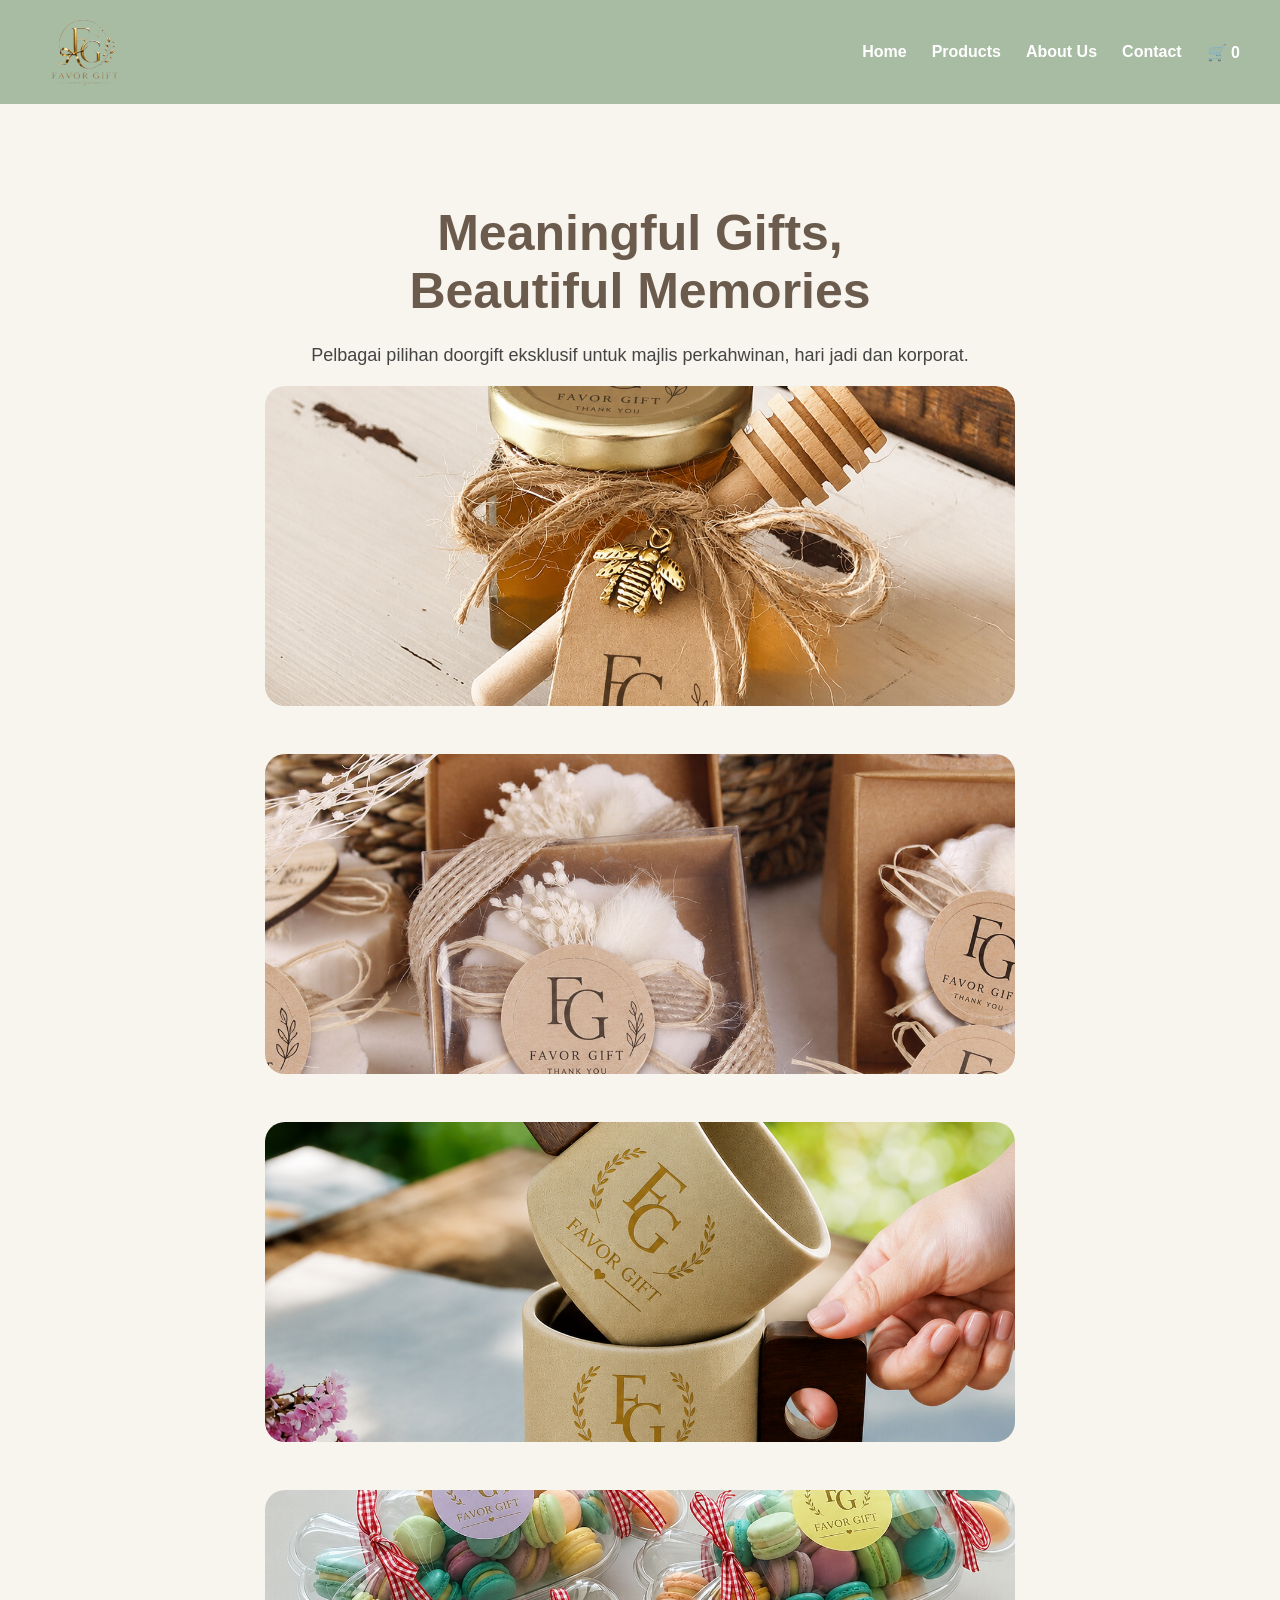
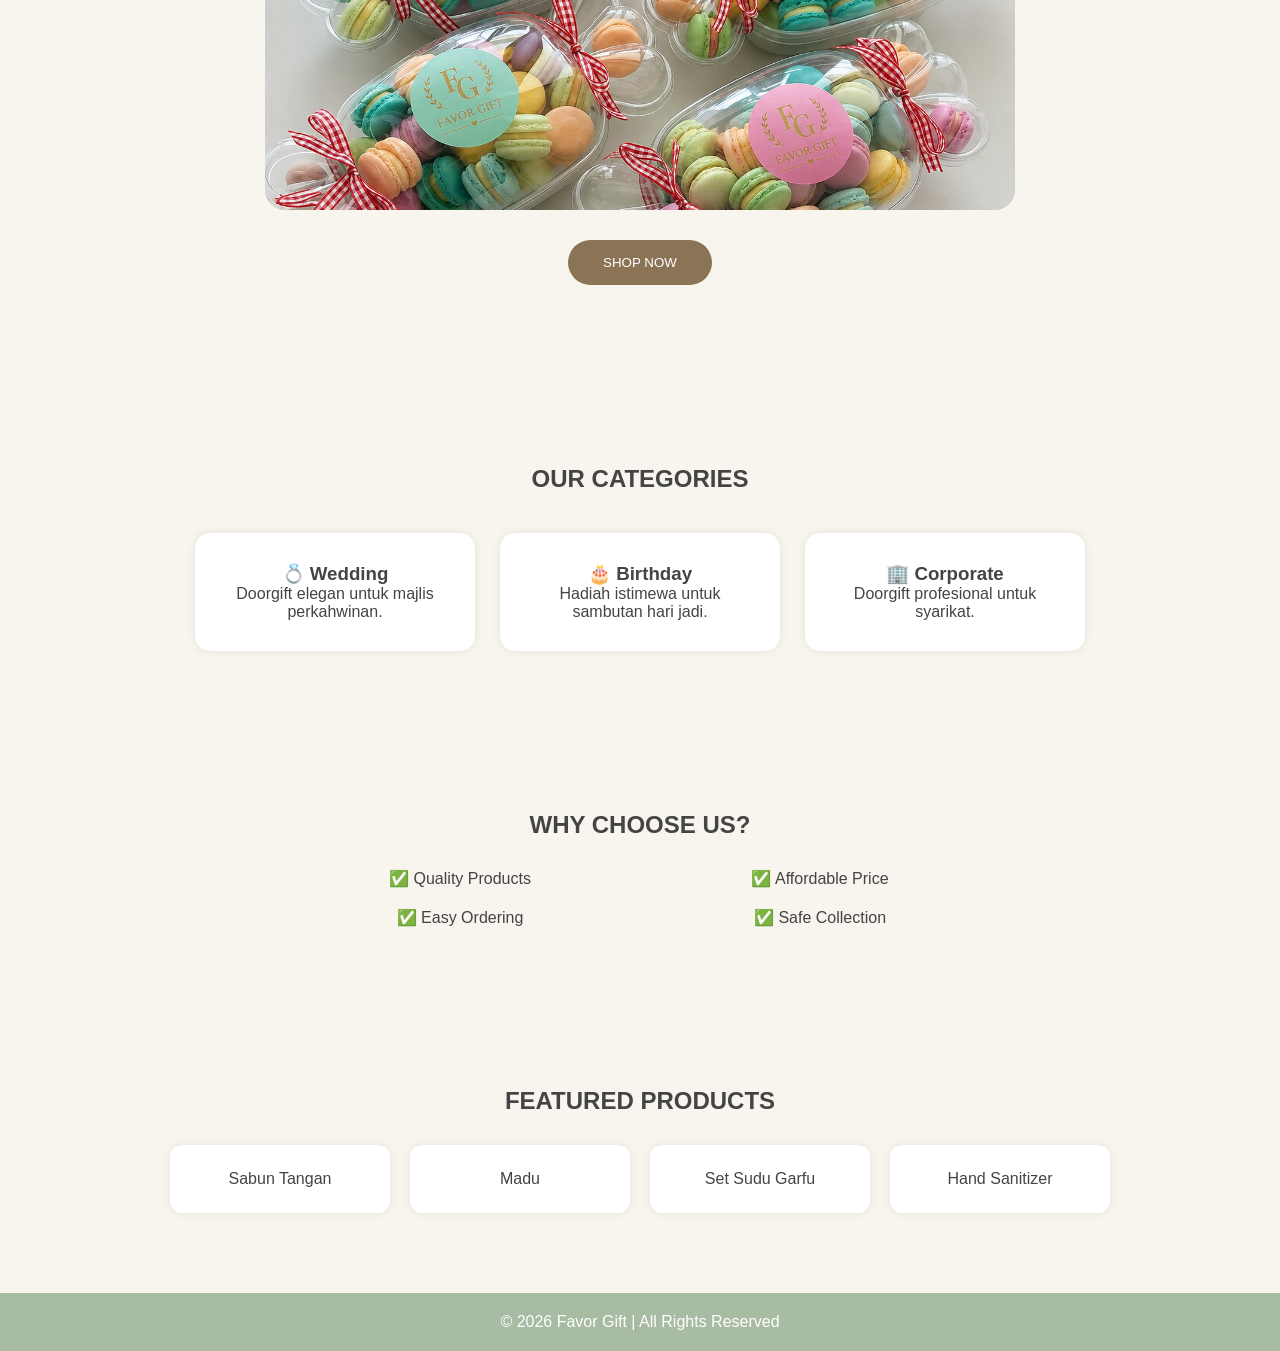
<file: index.html>
<!DOCTYPE html>
<html lang="ms">
<head>
    <meta charset="UTF-8">
    <meta name="viewport" content="width=device-width, initial-scale=1.0">
    <title>Favor Gift</title>
    <link rel="stylesheet" href="style.css">
</head>
<body>

    <!-- Navbar -->
       <nav>
    <div class="logo">
        <img src="images/logo.png" alt="Logo">
    </div>

<ul>
     <li><a href="index.html">Home</a></li>
    <li><a href="products.html">Products</a></li>
    <li><a href="about.html">About Us</a></li>
    <li><a href="contact.html">Contact</a></li>
     
    <li><a href="cart.html">🛒 <span id="cart-count">0</span></a></li>
</ul>
    </nav>

    <!-- Hero Section -->
    <section class="hero">
        <h1>Meaningful Gifts,<br>Beautiful Memories</h1>

        <p>
            Pelbagai pilihan doorgift eksklusif untuk
            majlis perkahwinan, hari jadi dan korporat.
        </p>
       <img src="images/madu.png" alt="Madu Doorgift" class="hero-image">
        <br>
        <img src="images/sabun.png" alt="Sabun Doorgift" class="hero-image">
        <br>
        <img src="images/mug.png" alt="Mug Doorgift" class="hero-image">
        <br>
        <img src="images/HB.png" alt="HB Doorgift" class="hero-image">
        
    <button onclick="window.location.href='products.html'">
    SHOP NOW
</button>
    </section>

    <!-- Categories -->
    <section class="categories">

        <h2>OUR CATEGORIES</h2>

        <div class="category-container">

            <div class="card">
                <h3>💍 Wedding</h3>
                <p>Doorgift elegan untuk majlis perkahwinan.</p>
            </div>

            <div class="card">
                <h3>🎂 Birthday</h3>
                <p>Hadiah istimewa untuk sambutan hari jadi.</p>
            </div>

            <div class="card">
                <h3>🏢 Corporate</h3>
                <p>Doorgift profesional untuk syarikat.</p>
            </div>

        </div>

    </section>

    <!-- Why Choose Us -->
    <section class="why">

        <h2>WHY CHOOSE US?</h2>

        <div class="why-box">
            <div>✅ Quality Products</div>
            <div>✅ Affordable Price</div>
            <div>✅ Easy Ordering</div>
            <div>✅ Safe Collection</div>
        </div>

    </section>

    <!-- Featured Products -->
    <section class="featured">

        <h2>FEATURED PRODUCTS</h2>

        <div class="product-container">

            <div class="product">Sabun Tangan</div>
            <div class="product">Madu</div>
            <div class="product">Set Sudu Garfu</div>
            <div class="product">Hand Sanitizer</div>

        </div>

    </section>

    <!-- Footer -->
    <footer>
        © 2026 Favor Gift | All Rights Reserved
    </footer>

<script src="script.js"></script>
</body>
</html>
</file>
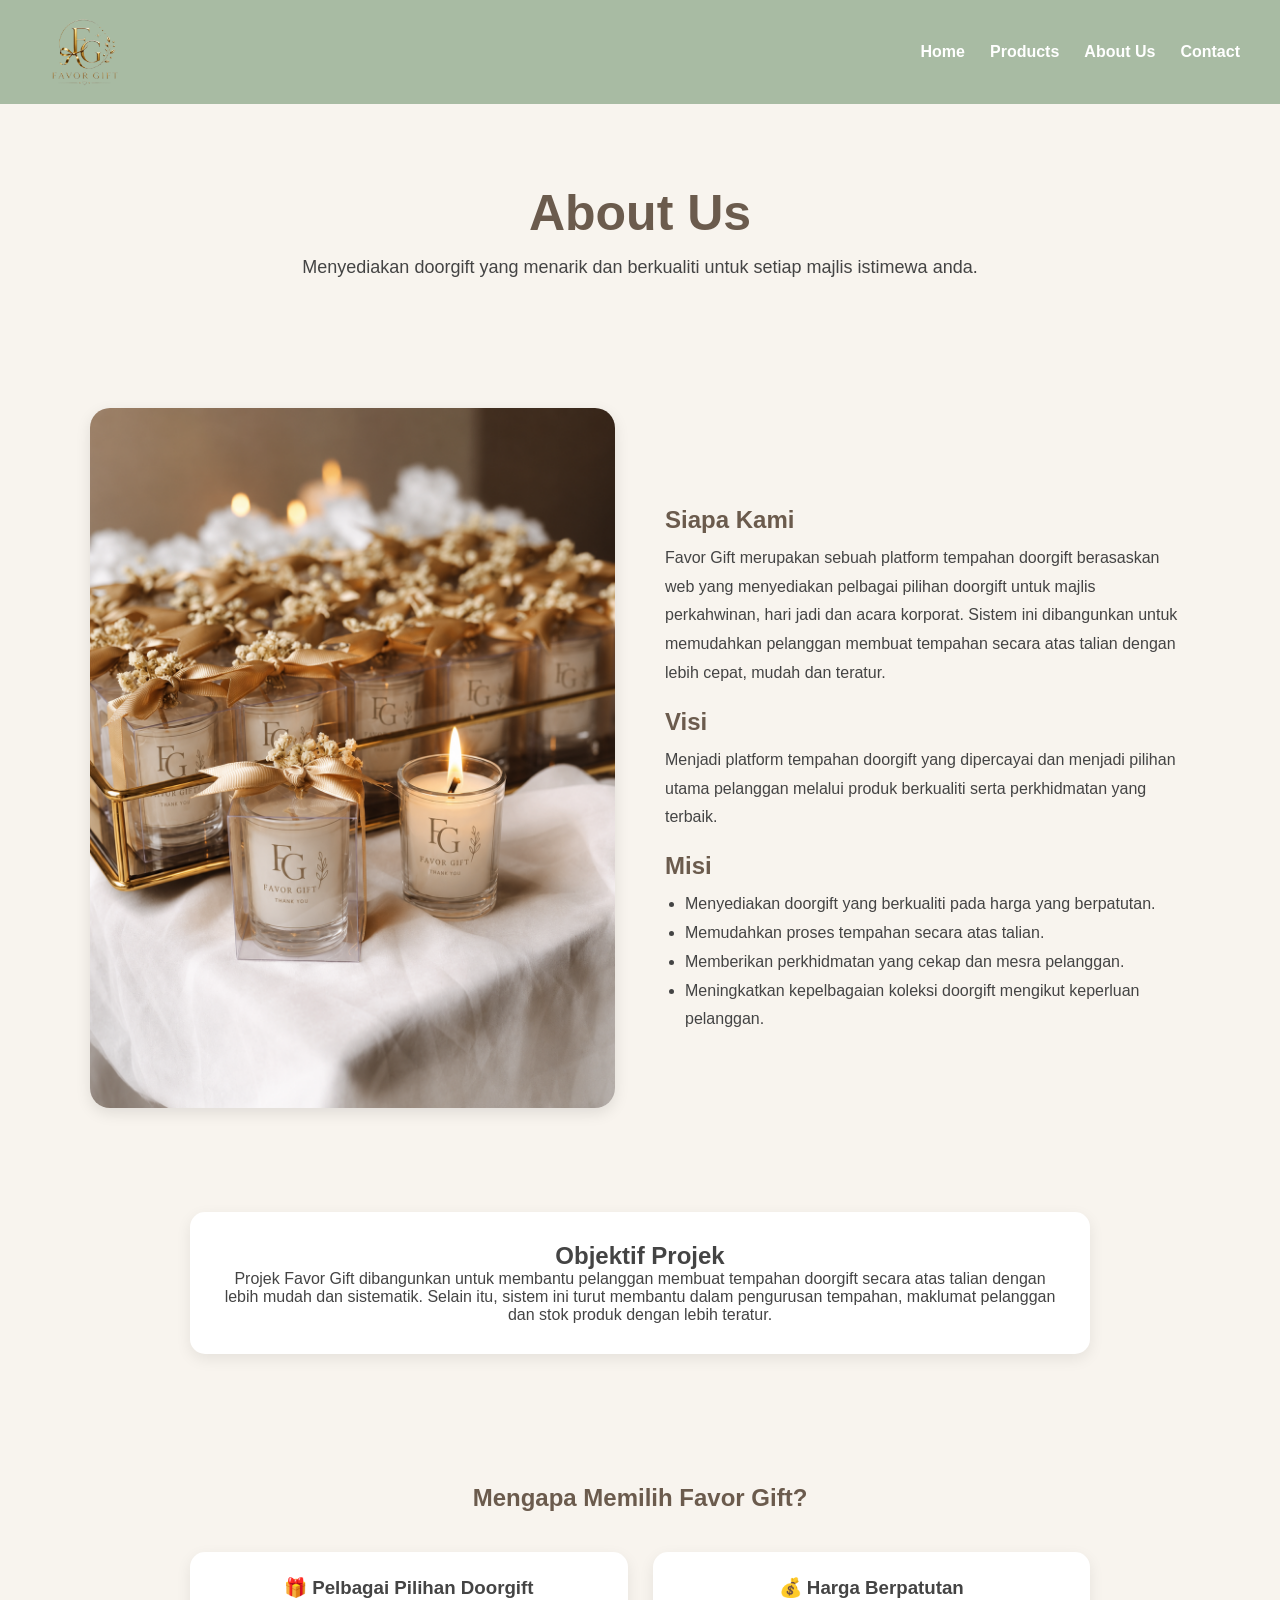
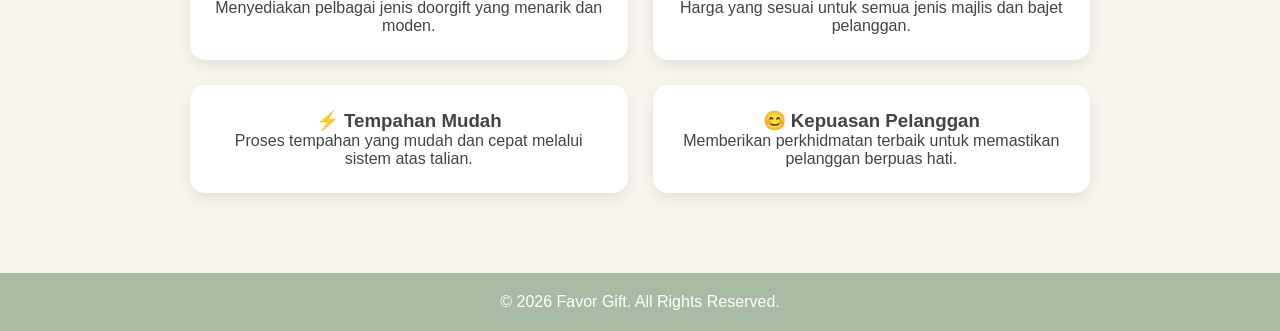
<file: about.html>
<!DOCTYPE html>
<html lang="ms">
<head>
    <meta charset="UTF-8">
    <meta name="viewport" content="width=device-width, initial-scale=1.0">
    <title>Tentang Kami - Favor Gift</title>
    <link rel="stylesheet" href="style.css">
</head>
<body>

<nav>
    <div class="logo">
      <img src="images/logo.png" alt="Favor Gift">
    </div>

    <ul>
    <li><a href="index.html">Home</a></li>
    <li><a href="products.html">Products</a></li>
    <li><a href="about.html">About Us</a></li>
    <li><a href="contact.html">Contact</a></li>
    </ul>
</nav>

<section class="about-banner">
    <h1>About Us</h1>
    <p>Menyediakan doorgift yang menarik dan berkualiti untuk setiap majlis istimewa anda.</p>
</section>

<section class="about-content">

    <div class="about-image">
        <img src="images/lilin.png" alt="Favor Gift">
    </div>

    <div class="about-text">

        <h2>Siapa Kami</h2>

        <p>
            Favor Gift merupakan sebuah platform tempahan doorgift berasaskan web
            yang menyediakan pelbagai pilihan doorgift untuk majlis perkahwinan,
            hari jadi dan acara korporat. Sistem ini dibangunkan untuk memudahkan
            pelanggan membuat tempahan secara atas talian dengan lebih cepat,
            mudah dan teratur.
        </p>

        <h2>Visi</h2>

        <p>
            Menjadi platform tempahan doorgift yang dipercayai dan menjadi
            pilihan utama pelanggan melalui produk berkualiti serta perkhidmatan
            yang terbaik.
        </p>

        <h2>Misi</h2>

        <ul>
            <li>Menyediakan doorgift yang berkualiti pada harga yang berpatutan.</li>
            <li>Memudahkan proses tempahan secara atas talian.</li>
            <li>Memberikan perkhidmatan yang cekap dan mesra pelanggan.</li>
            <li>Meningkatkan kepelbagaian koleksi doorgift mengikut keperluan pelanggan.</li>
        </ul>

    </div>

</section>

<section class="about-project">

    <h2>Objektif Projek</h2>

    <p>
        Projek Favor Gift dibangunkan untuk membantu pelanggan membuat
        tempahan doorgift secara atas talian dengan lebih mudah dan sistematik.
        Selain itu, sistem ini turut membantu dalam pengurusan tempahan,
        maklumat pelanggan dan stok produk dengan lebih teratur.
    </p>

</section>

<section class="why-choose-us">

    <h2>Mengapa Memilih Favor Gift?</h2>

    <div class="choose-container">

        <div class="choose-card">
            <h3>🎁 Pelbagai Pilihan Doorgift</h3>
            <p>Menyediakan pelbagai jenis doorgift yang menarik dan moden.</p>
        </div>

        <div class="choose-card">
            <h3>💰 Harga Berpatutan</h3>
            <p>Harga yang sesuai untuk semua jenis majlis dan bajet pelanggan.</p>
        </div>

        <div class="choose-card">
            <h3>⚡ Tempahan Mudah</h3>
            <p>Proses tempahan yang mudah dan cepat melalui sistem atas talian.</p>
        </div>

        <div class="choose-card">
            <h3>😊 Kepuasan Pelanggan</h3>
            <p>Memberikan perkhidmatan terbaik untuk memastikan pelanggan berpuas hati.</p>
        </div>

    </div>

</section>

<footer>
    <p>© 2026 Favor Gift. All Rights Reserved.</p>
</footer>

</body>
</html>
</file>
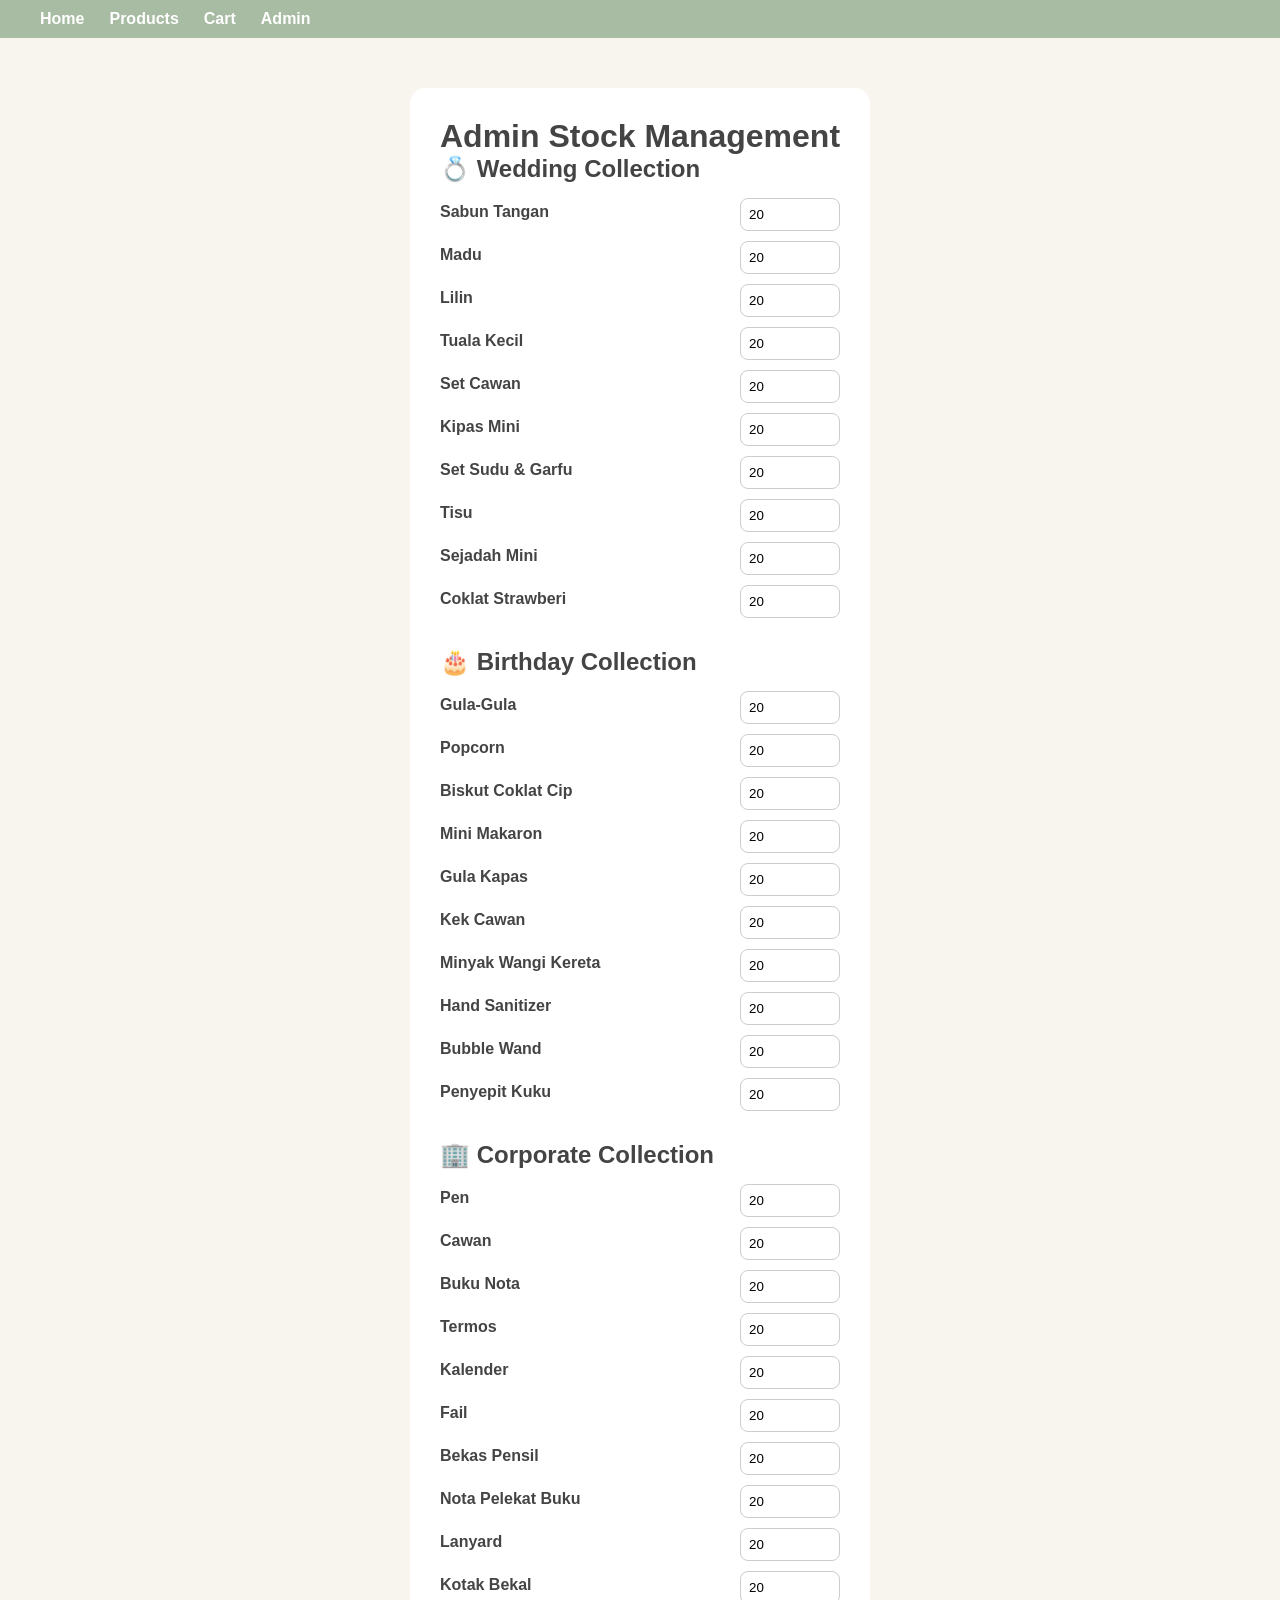
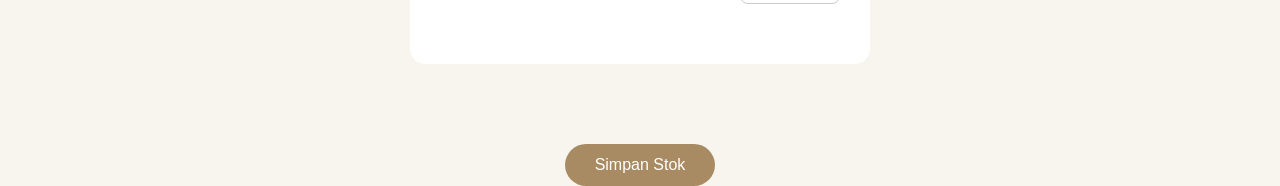
<file: admin.html>
<!DOCTYPE html>
<html lang="en">
<head>
<meta charset="UTF-8">
<meta name="viewport" content="width=device-width, initial-scale=1.0">
<title>Admin Stock</title>
<link rel="stylesheet" href="style.css">
</head>
<body>

<nav>
    <ul>
        <li><a href="index.html">Home</a></li>
        <li><a href="products.html">Products</a></li>
        <li><a href="cart.html">Cart</a></li>
        <li><a href="admin.html">Admin</a></li>
    </ul>
</nav>

<div class="admin-container">

    <h1>Admin Stock Management</h1>

    <!-- Wedding -->
    <div class="stock-group">
        <h2>💍 Wedding Collection</h2>

        <div class="stock-item"><label>Sabun Tangan</label><input type="number" id="sabun" value="20"></div>
        <div class="stock-item"><label>Madu</label><input type="number" id="madu" value="20"></div>
        <div class="stock-item"><label>Lilin</label><input type="number" id="lilin" value="20"></div>
        <div class="stock-item"><label>Tuala Kecil</label><input type="number" id="tuala" value="20"></div>
        <div class="stock-item"><label>Set Cawan</label><input type="number" id="setcawan" value="20"></div>
        <div class="stock-item"><label>Kipas Mini</label><input type="number" id="kipas" value="20"></div>
        <div class="stock-item"><label>Set Sudu & Garfu</label><input type="number" id="sudu" value="20"></div>
        <div class="stock-item"><label>Tisu</label><input type="number" id="tisu" value="20"></div>
        <div class="stock-item"><label>Sejadah Mini</label><input type="number" id="sejadah" value="20"></div>
        <div class="stock-item"><label>Coklat Strawberi</label><input type="number" id="coklat" value="20"></div>
    </div>

    <!-- Birthday -->
    <div class="stock-group">
        <h2>🎂 Birthday Collection</h2>

        <div class="stock-item"><label>Gula-Gula</label><input type="number" id="gula" value="20"></div>
        <div class="stock-item"><label>Popcorn</label><input type="number" id="popcorn" value="20"></div>
        <div class="stock-item"><label>Biskut Coklat Cip</label><input type="number" id="biskut" value="20"></div>
        <div class="stock-item"><label>Mini Makaron</label><input type="number" id="makaron" value="20"></div>
        <div class="stock-item"><label>Gula Kapas</label><input type="number" id="kapas" value="20"></div>
        <div class="stock-item"><label>Kek Cawan</label><input type="number" id="kek" value="20"></div>
        <div class="stock-item"><label>Minyak Wangi Kereta</label><input type="number" id="minyak" value="20"></div>
        <div class="stock-item"><label>Hand Sanitizer</label><input type="number" id="sanitizer" value="20"></div>
        <div class="stock-item"><label>Bubble Wand</label><input type="number" id="bubble" value="20"></div>
        <div class="stock-item"><label>Penyepit Kuku</label><input type="number" id="kuku" value="20"></div>
    </div>

    <!-- Corporate -->
    <div class="stock-group">
        <h2>🏢 Corporate Collection</h2>

        <div class="stock-item"><label>Pen</label><input type="number" id="pen" value="20"></div>
        <div class="stock-item"><label>Cawan</label><input type="number" id="cawan" value="20"></div>
        <div class="stock-item"><label>Buku Nota</label><input type="number" id="nota" value="20"></div>
        <div class="stock-item"><label>Termos</label><input type="number" id="termos" value="20"></div>
        <div class="stock-item"><label>Kalender</label><input type="number" id="kalender" value="20"></div>
        <div class="stock-item"><label>Fail</label><input type="number" id="fail" value="20"></div>
        <div class="stock-item"><label>Bekas Pensil</label><input type="number" id="pensil" value="20"></div>
        <div class="stock-item"><label>Nota Pelekat Buku</label><input type="number" id="pelekat" value="20"></div>
        <div class="stock-item"><label>Lanyard</label><input type="number" id="lanyard" value="20"></div>
        <div class="stock-item"><label>Kotak Bekal</label><input type="number" id="bekal" value="20"></div>
    </div>


</div>
    
    <button class="save-btn" onclick="saveStock()">
    Simpan Stok
</button>
    
<script src="script.js"></script>

</body>
</html>
</file>
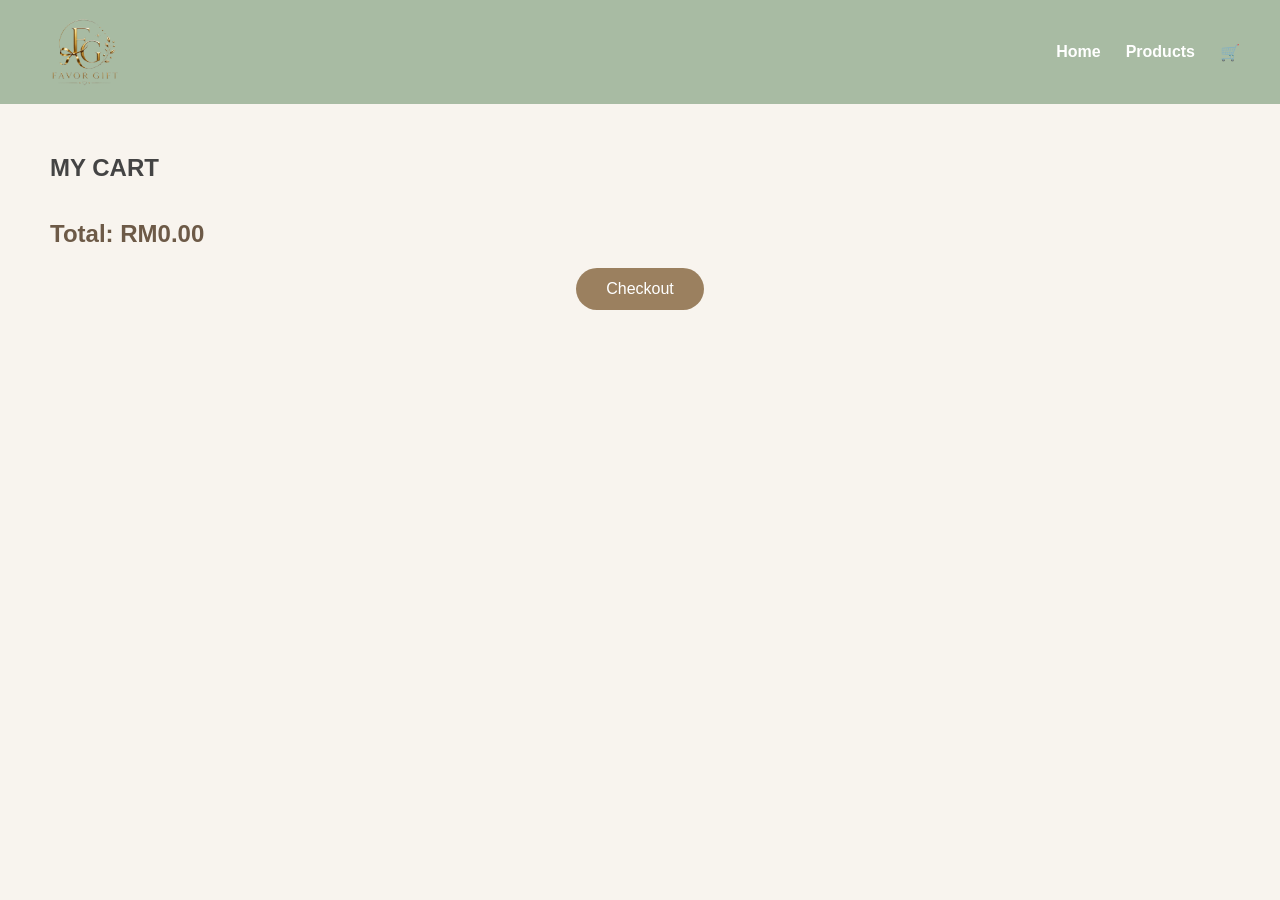
<file: cart.html>
<!DOCTYPE html>
<html lang="en">
<head>
    <meta charset="UTF-8">
    <meta name="viewport" content="width=device-width, initial-scale=1.0">
    <title>My Cart - Favor Gift</title>

    <link rel="stylesheet" href="style.css">
</head>
<body>

<nav>
    <div class="logo">
        <img src="images/logo.png" alt="Logo">
    </div>

    <ul>
        <li><a href="index.html">Home</a></li>
        <li><a href="products.html">Products</a></li>
        <li><a href="cart.html">🛒</a></li>
    </ul>
</nav>

<section class="cart-page">

    <h1>MY CART</h1>

    <div id="cart-items"></div>
<br>
    <h2 id="total">Total: RM0</h4>

    <button class="checkout-btn"
onclick="window.location.href='checkout.html'">
    Checkout
</button>

</section>

<script src="script.js"></script>

<script>
displayCart();
</script>

</body>
</html>
</file>
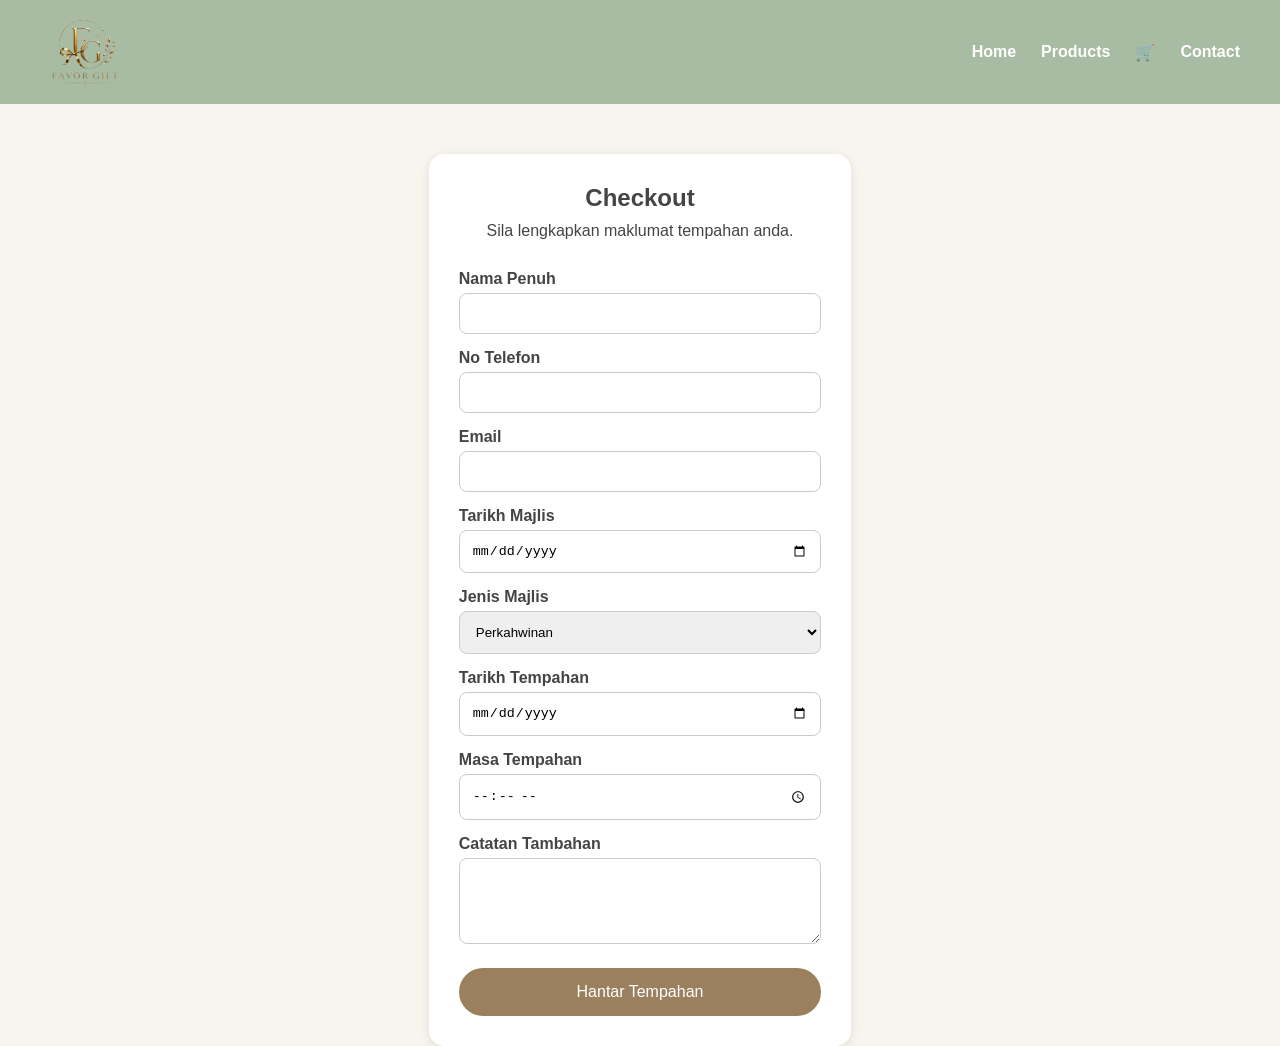
<file: checkout.html>
<!DOCTYPE html>
<html lang="en">
<head>
    <meta charset="UTF-8">
    <meta name="viewport" content="width=device-width, initial-scale=1.0">
    <title>Checkout - Favor Gift</title>
    <link rel="stylesheet" href="style.css">
</head>
<body>

<nav>
    <div class="logo">
        <img src="images/logo.png" alt="Logo">
    </div>

    <ul>
        <li><a href="index.html">Home</a></li>
        <li><a href="products.html">Products</a></li>
        <li><a href="cart.html">🛒</a></li>
        <li><a href="contact.html">Contact</a></li>
    </ul>
</nav>

<section class="checkout-page">

    <h1>Checkout</h1>
    <p>Sila lengkapkan maklumat tempahan anda.</p>

    <form id="orderForm">

        <label>Nama Penuh</label>
        <input type="text" id="nama" required>

        <label>No Telefon</label>
        <input type="tel" id="telefon" required>

        <label>Email</label>
        <input type="email" id="email" required>

        <label>Tarikh Majlis</label>
        <input type="date" id="tarikh" required>

        <label>Jenis Majlis</label>
        <select id="majlis">
            <option>Perkahwinan</option>
            <option>Hari Jadi</option>
            <option>Korporat</option>
        </select>

         <label>Tarikh Tempahan</label>
        <input type="date" id="bookingDate" required>

        <label>Masa Tempahan</label>
        <input type="time" id="bookingTime" required>


        <label>Catatan Tambahan</label>
        <textarea id="catatan" rows="4"></textarea>

        <button type="submit" class="submit-btn">
            Hantar Tempahan
        </button>

    </form>

</section>

<script>
document.getElementById("orderForm").addEventListener("submit", function(e){

    e.preventDefault();

    let cart = JSON.parse(localStorage.getItem("cart")) || [];

   let data = {
    nama: document.getElementById("nama").value,
    telefon: document.getElementById("telefon").value,
    email: document.getElementById("email").value,

    produk: cart.map(item => item.name).join(", "),
    kuantiti: cart.map(item => item.quantity).join(", "),

    pilihan: cart.map(item => item.pilihan).join(", "),

    tarikhTempahan: document.getElementById("bookingDate").value,
    tarikhMajlis: document.getElementById("tarikh").value
};

   fetch("https://script.google.com/macros/s/AKfycby0E7MqPgwm2PlhGbOaUudV7YjMNH0Ruh0zgGU8vO2n_OzbPYpcvVng-_BM04A-s40xlQ/exec", {
    method: "POST",
    mode: "no-cors",
    headers: {
        "Content-Type": "application/json"
    },
    body: JSON.stringify(data)
})
.then(() => {

    alert("Tempahan berjaya dihantar!");

    localStorage.removeItem("cart");

    window.location.href = "index.html";

})
.catch(error => {

    alert("Ralat menghantar tempahan");
    console.log(error);

});
});
</script>
</body>
</html>
</file>
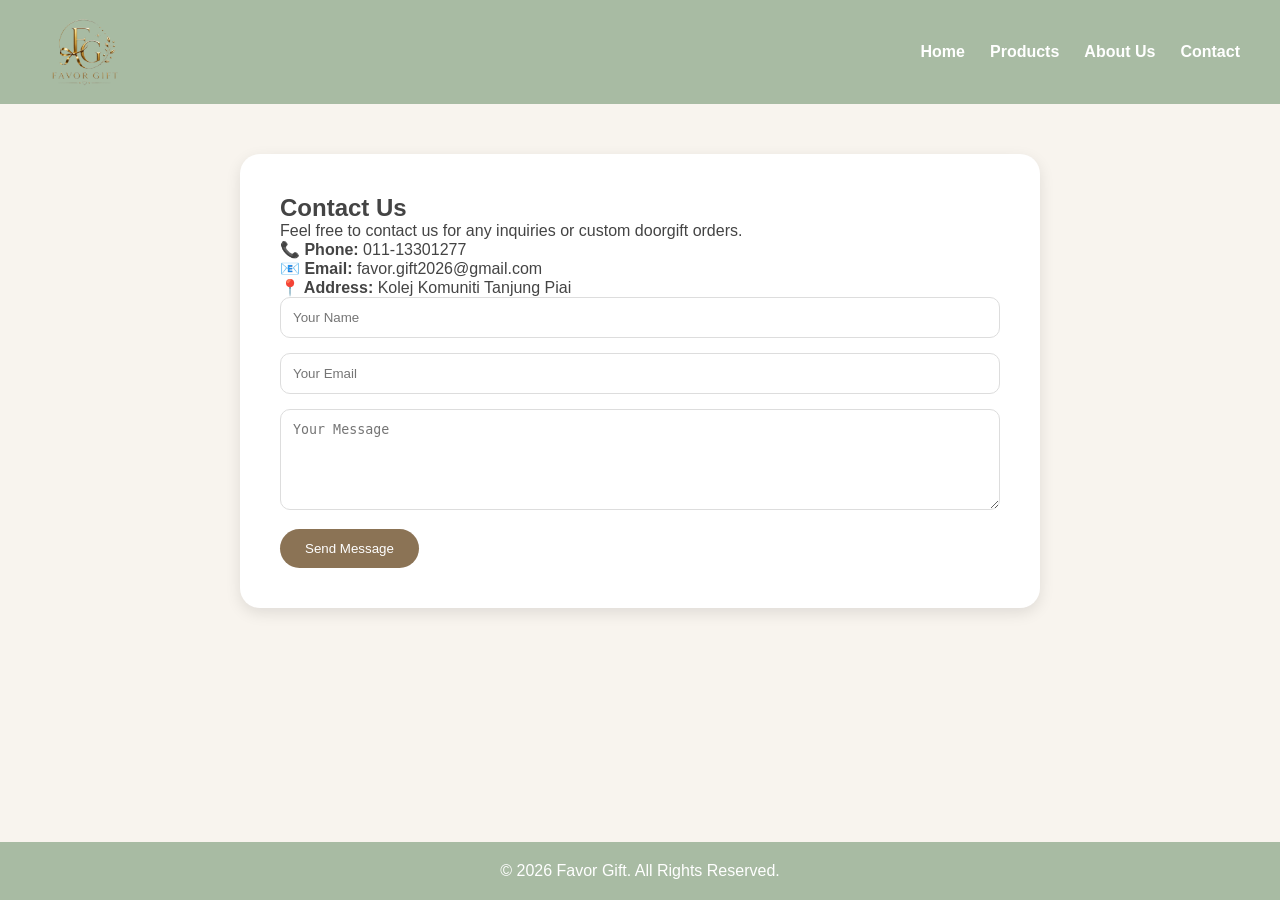
<file: contact.html>
<!DOCTYPE html>
<html>
<head>
    <title>Contact Us - Favor Gift</title>
    <link rel="stylesheet" href="style.css">
</head>
<body>

<nav>
      <div class="logo">
      <img src="images/logo.png" alt="Favor Gift">
    </div>

    <ul>
        <li><a href="index.html">Home</a></li>
        <li><a href="products.html">Products</a></li>
        <li><a href="about.html">About Us</a></li>
        <li><a href="contact.html">Contact</a></li>
    </ul>
</nav>

<section class="contact-page">
    <h1>Contact Us</h1>
    <p>Feel free to contact us for any inquiries or custom doorgift orders.</p>

    <div class="contact-box">
        <p><strong>📞 Phone:</strong> 011-13301277</p>
        <p><strong>📧 Email:</strong> favor.gift2026@gmail.com</p>
        <p><strong>📍 Address:</strong> Kolej Komuniti Tanjung Piai</p>
    </div>

    <form class="contact-form">
        <input type="text" placeholder="Your Name" required>

        <input type="email" placeholder="Your Email" required>

        <textarea placeholder="Your Message" rows="5" required></textarea>

        <button type="submit">Send Message</button>
    </form>
</section>

<footer>
    <p>© 2026 Favor Gift. All Rights Reserved.</p>
</footer>

</body>
</html>
</file>
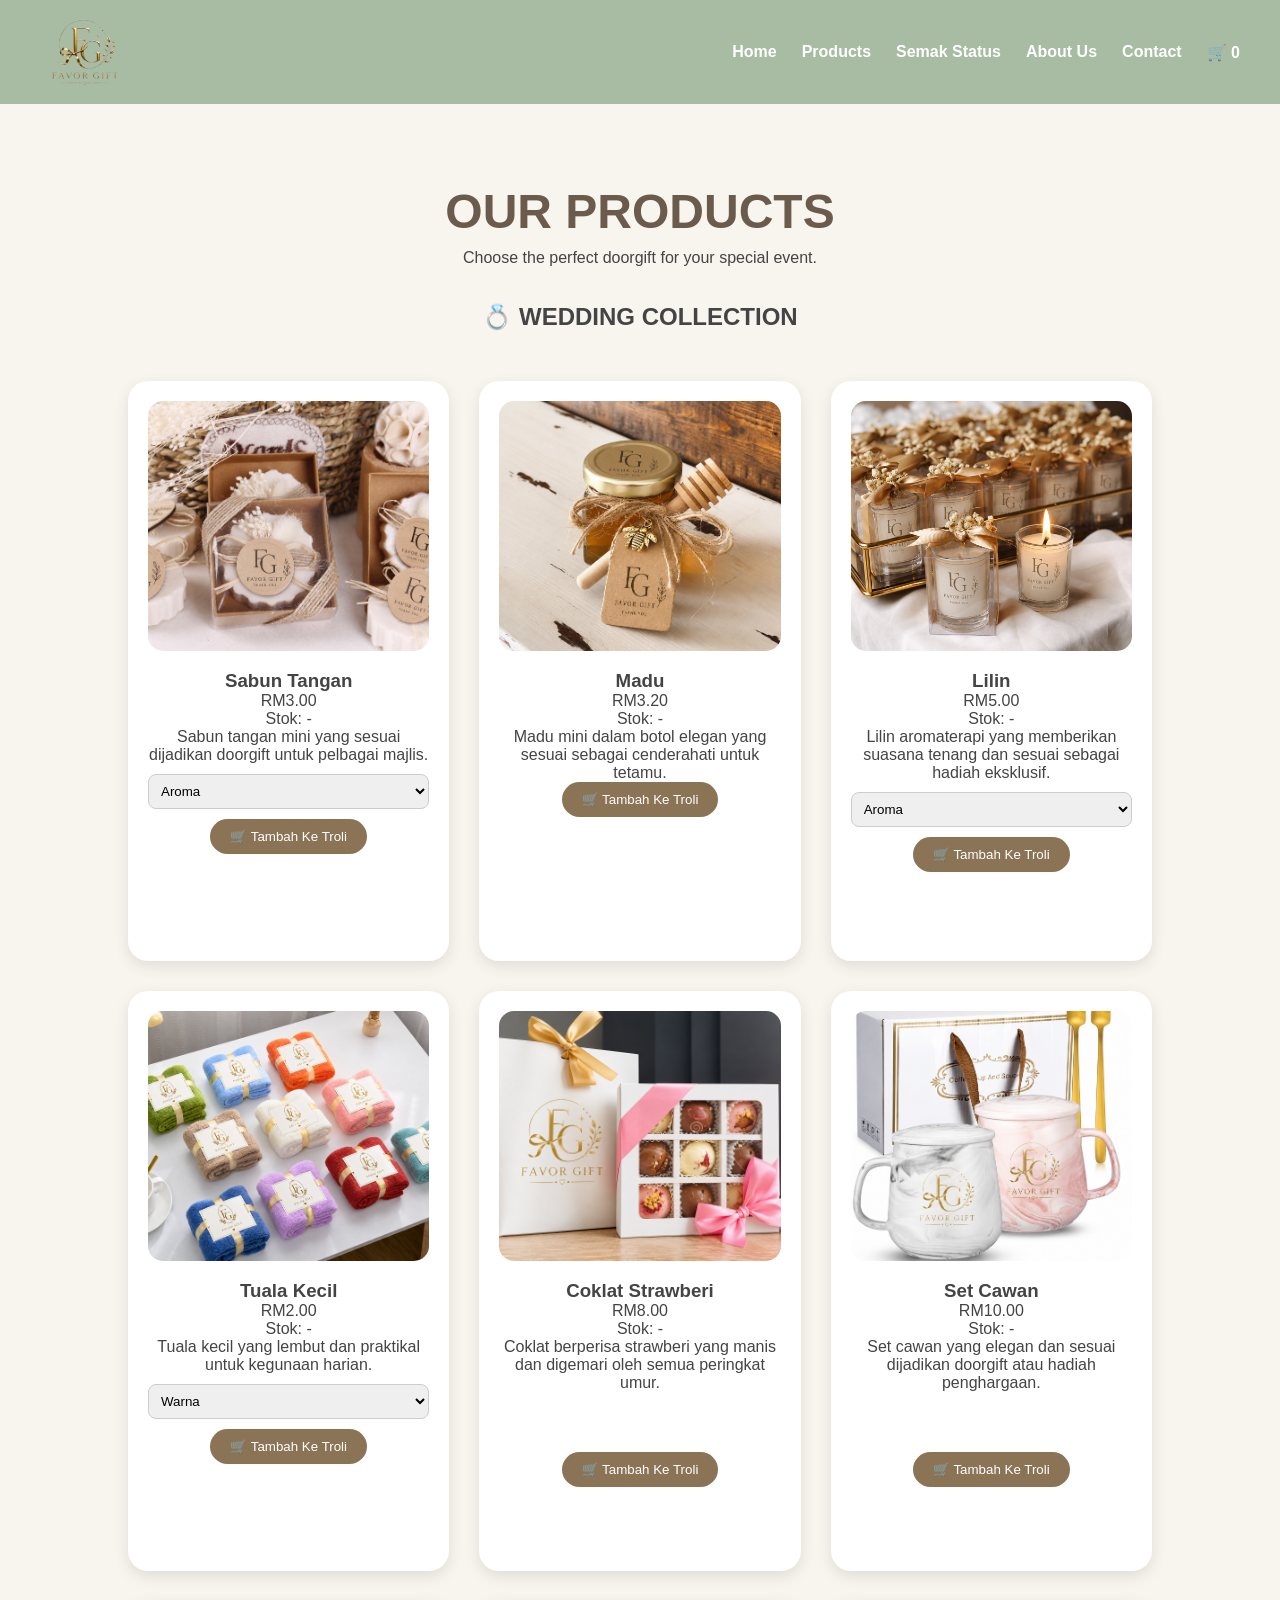
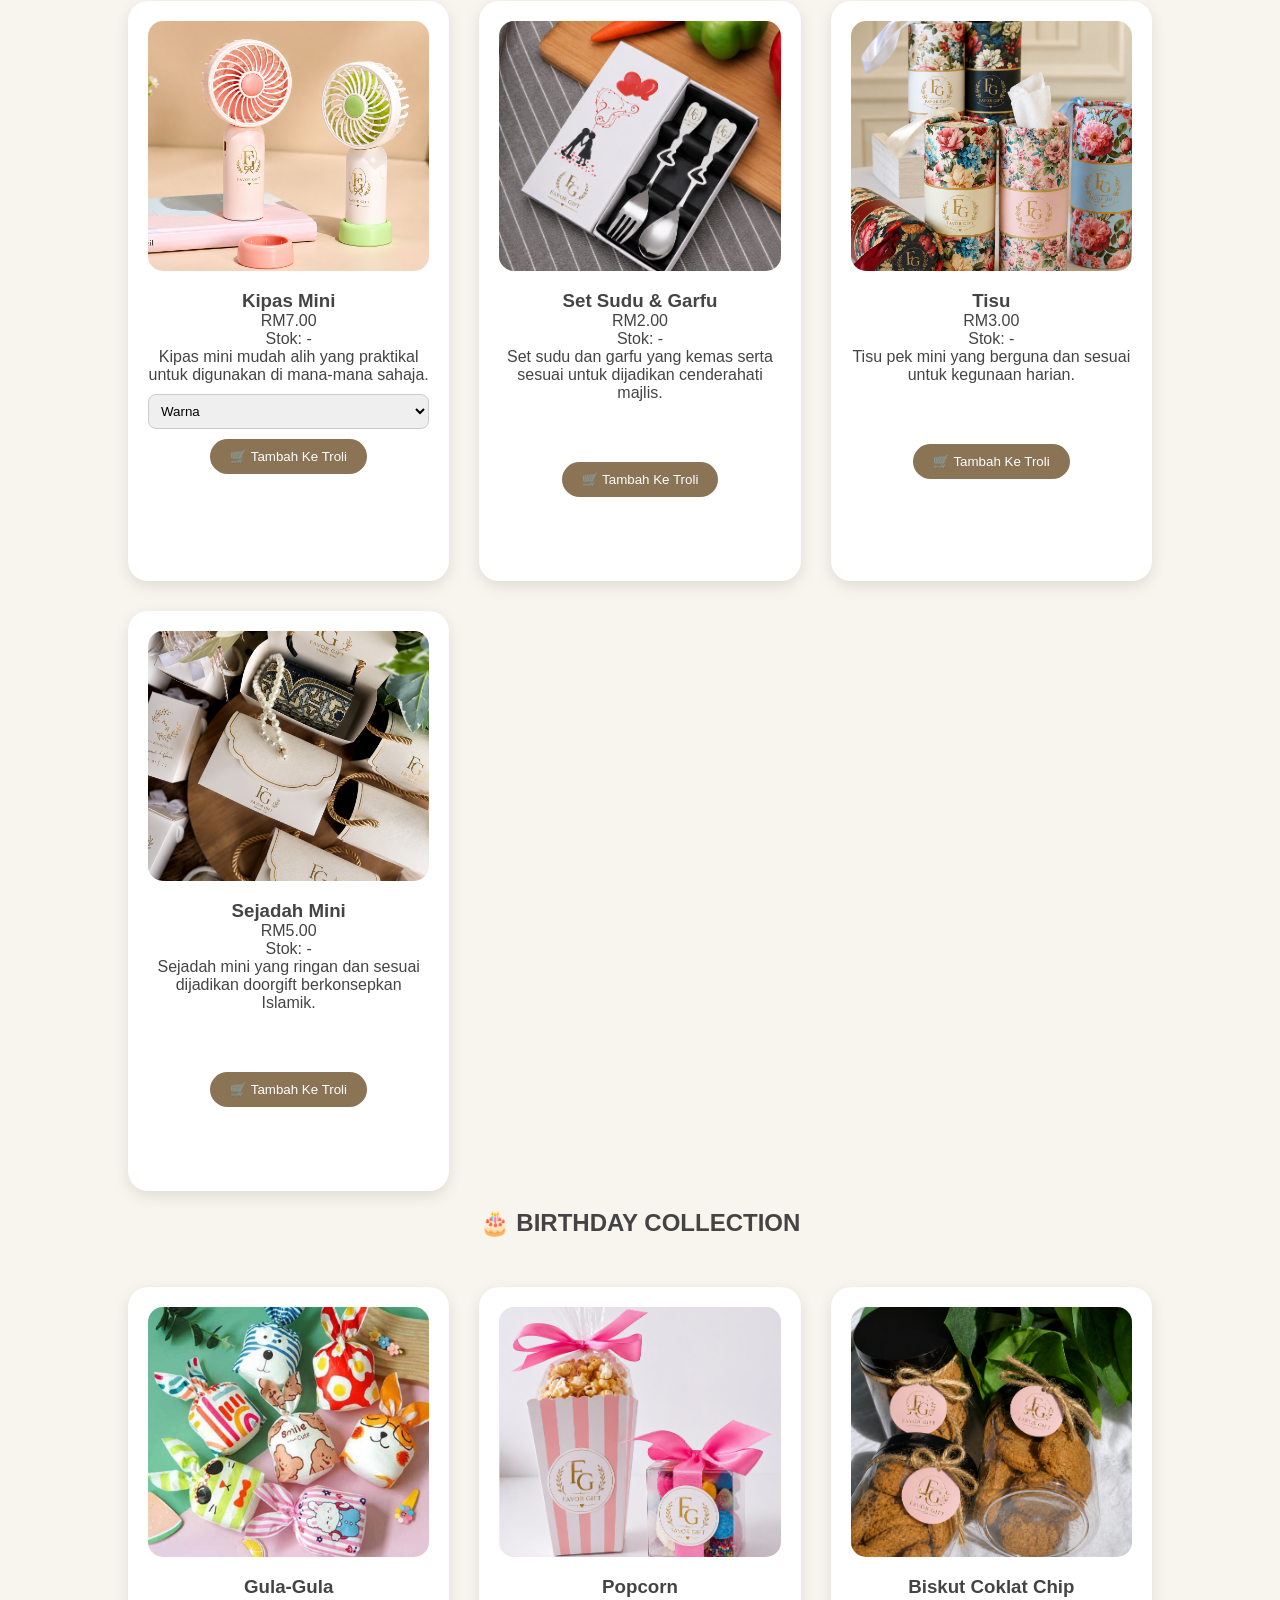
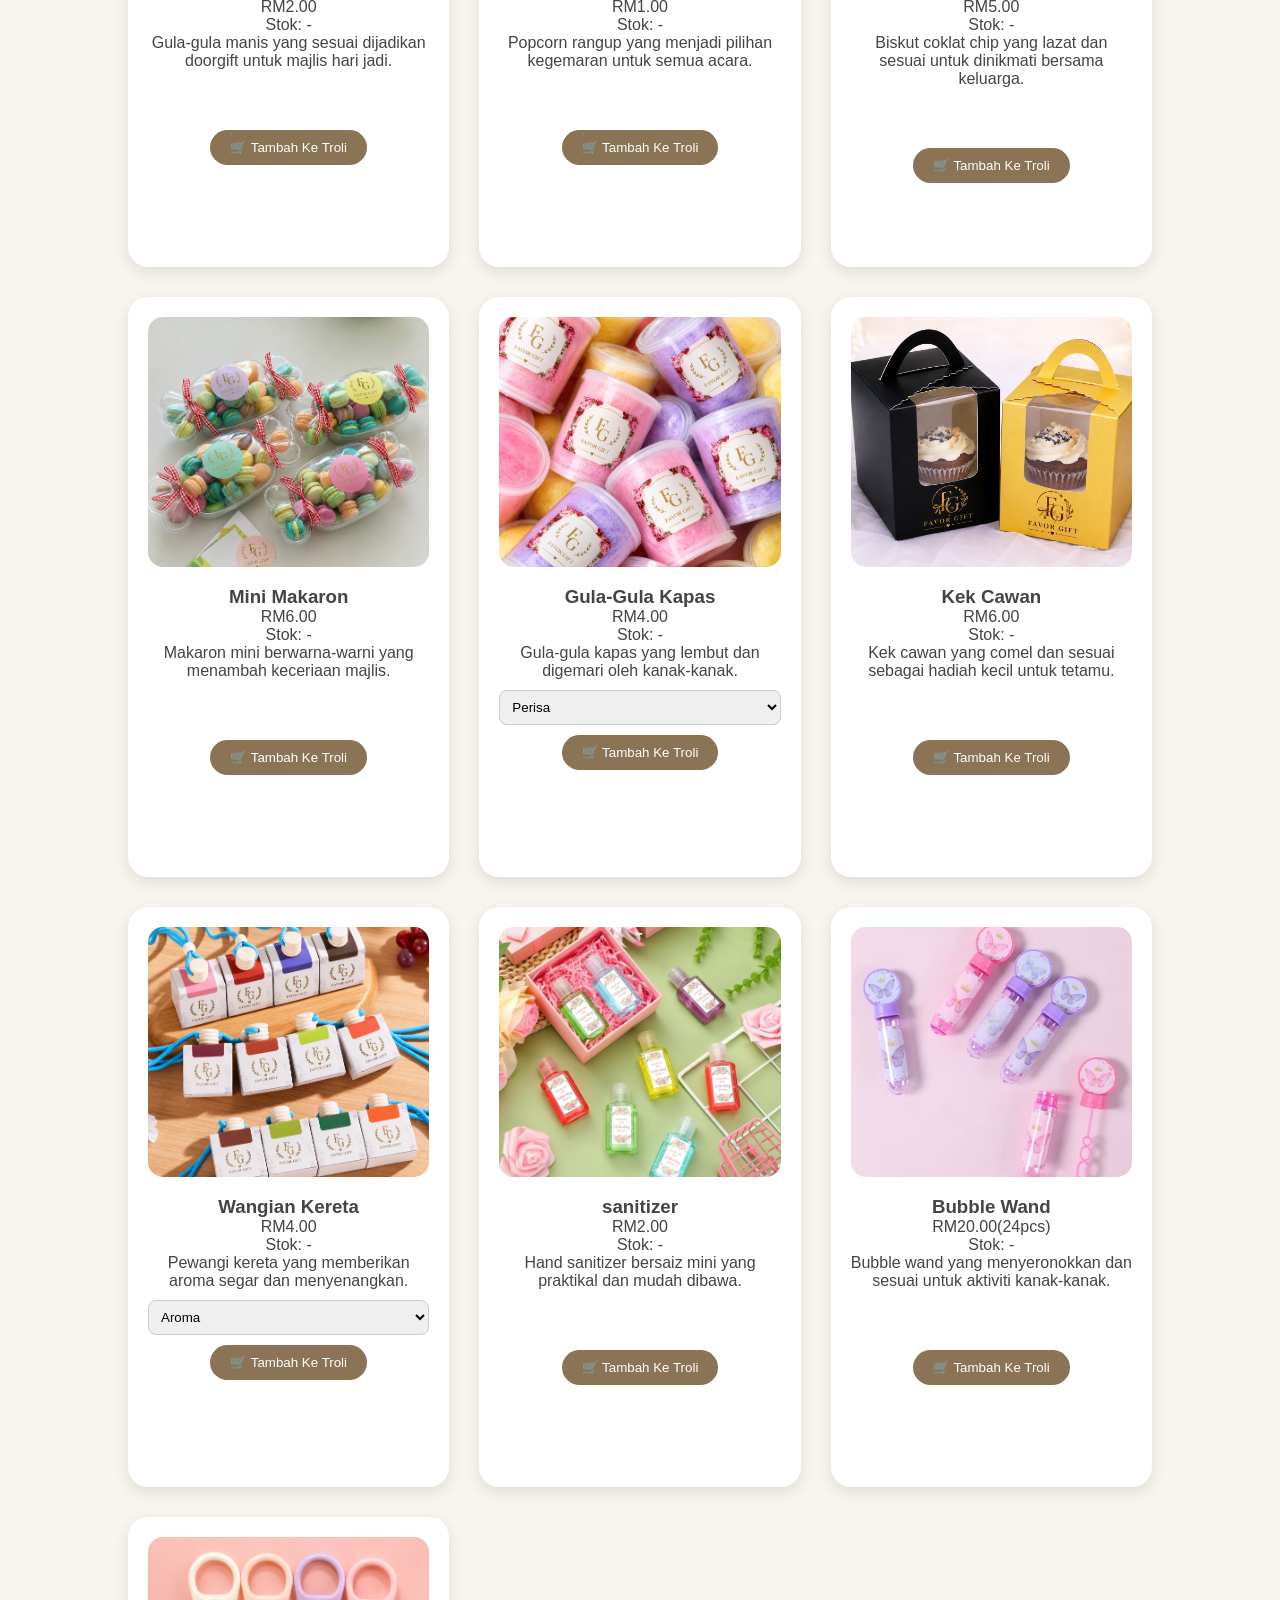
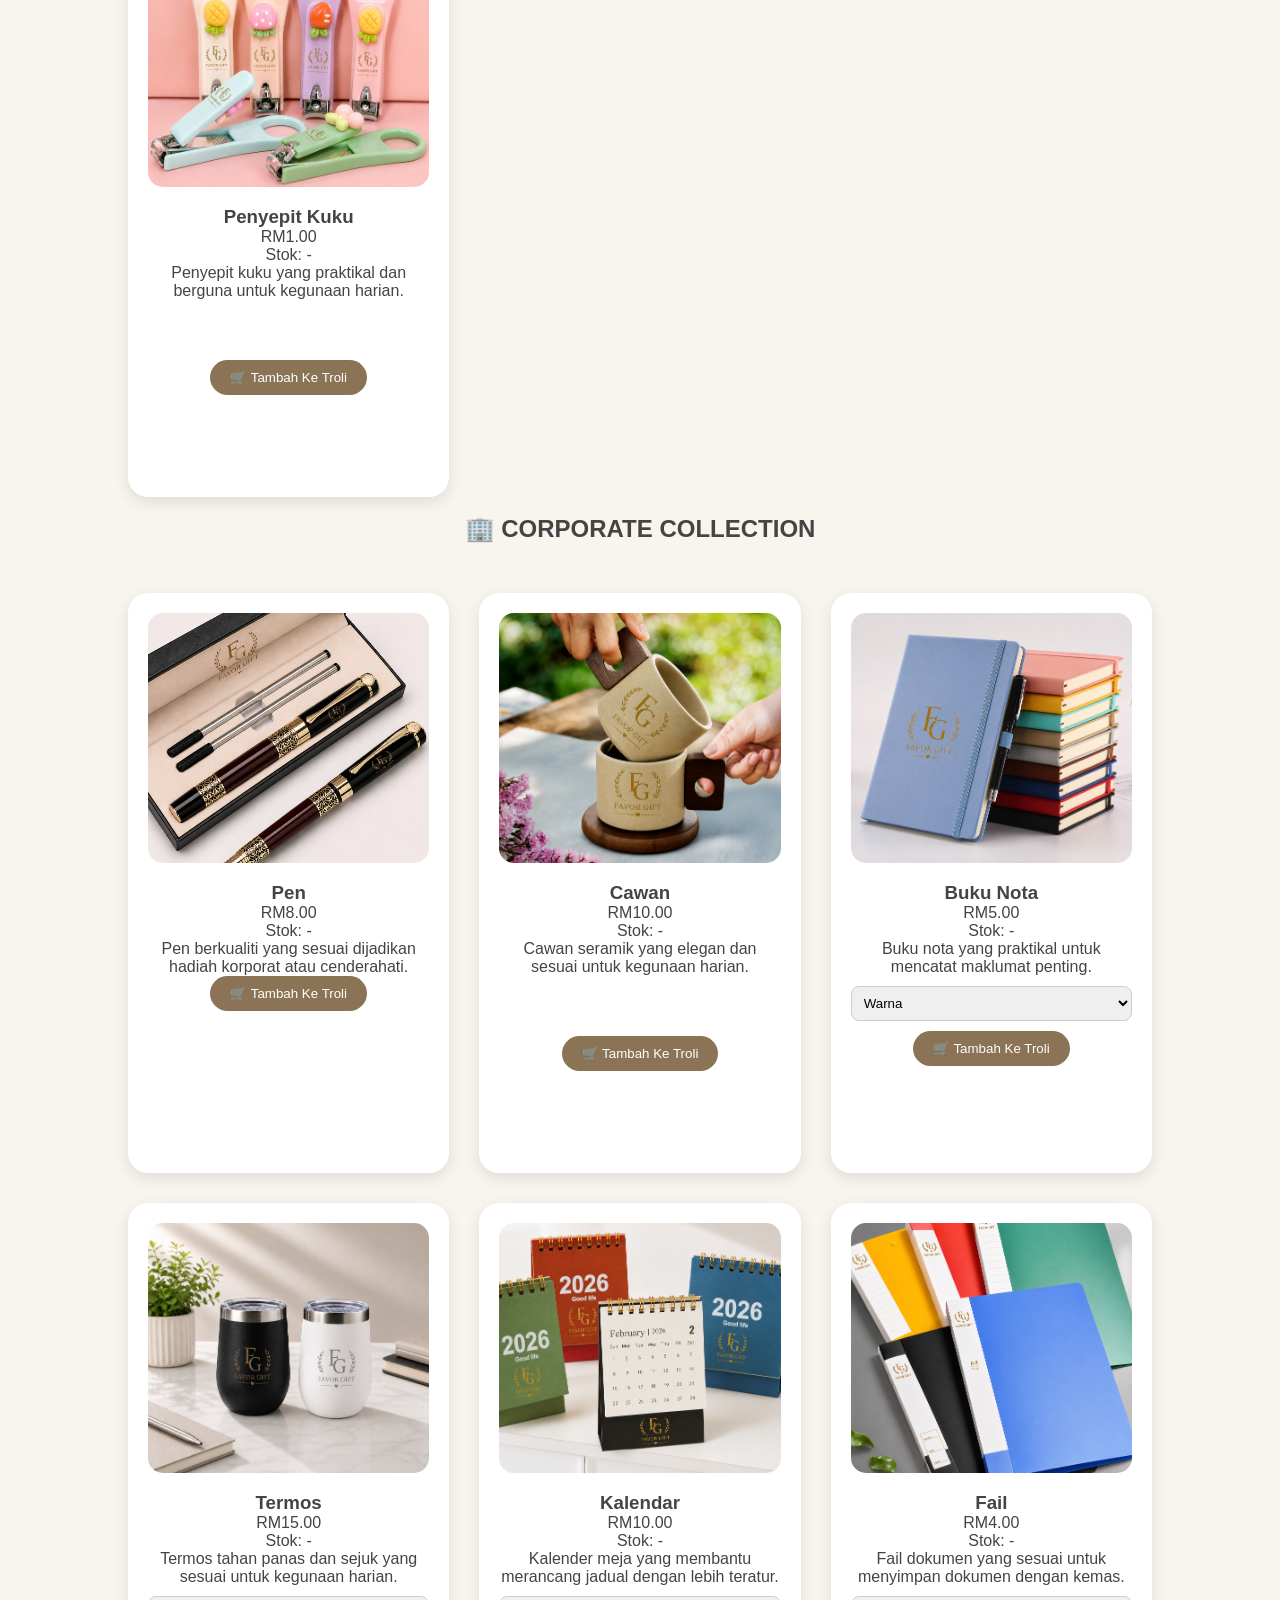
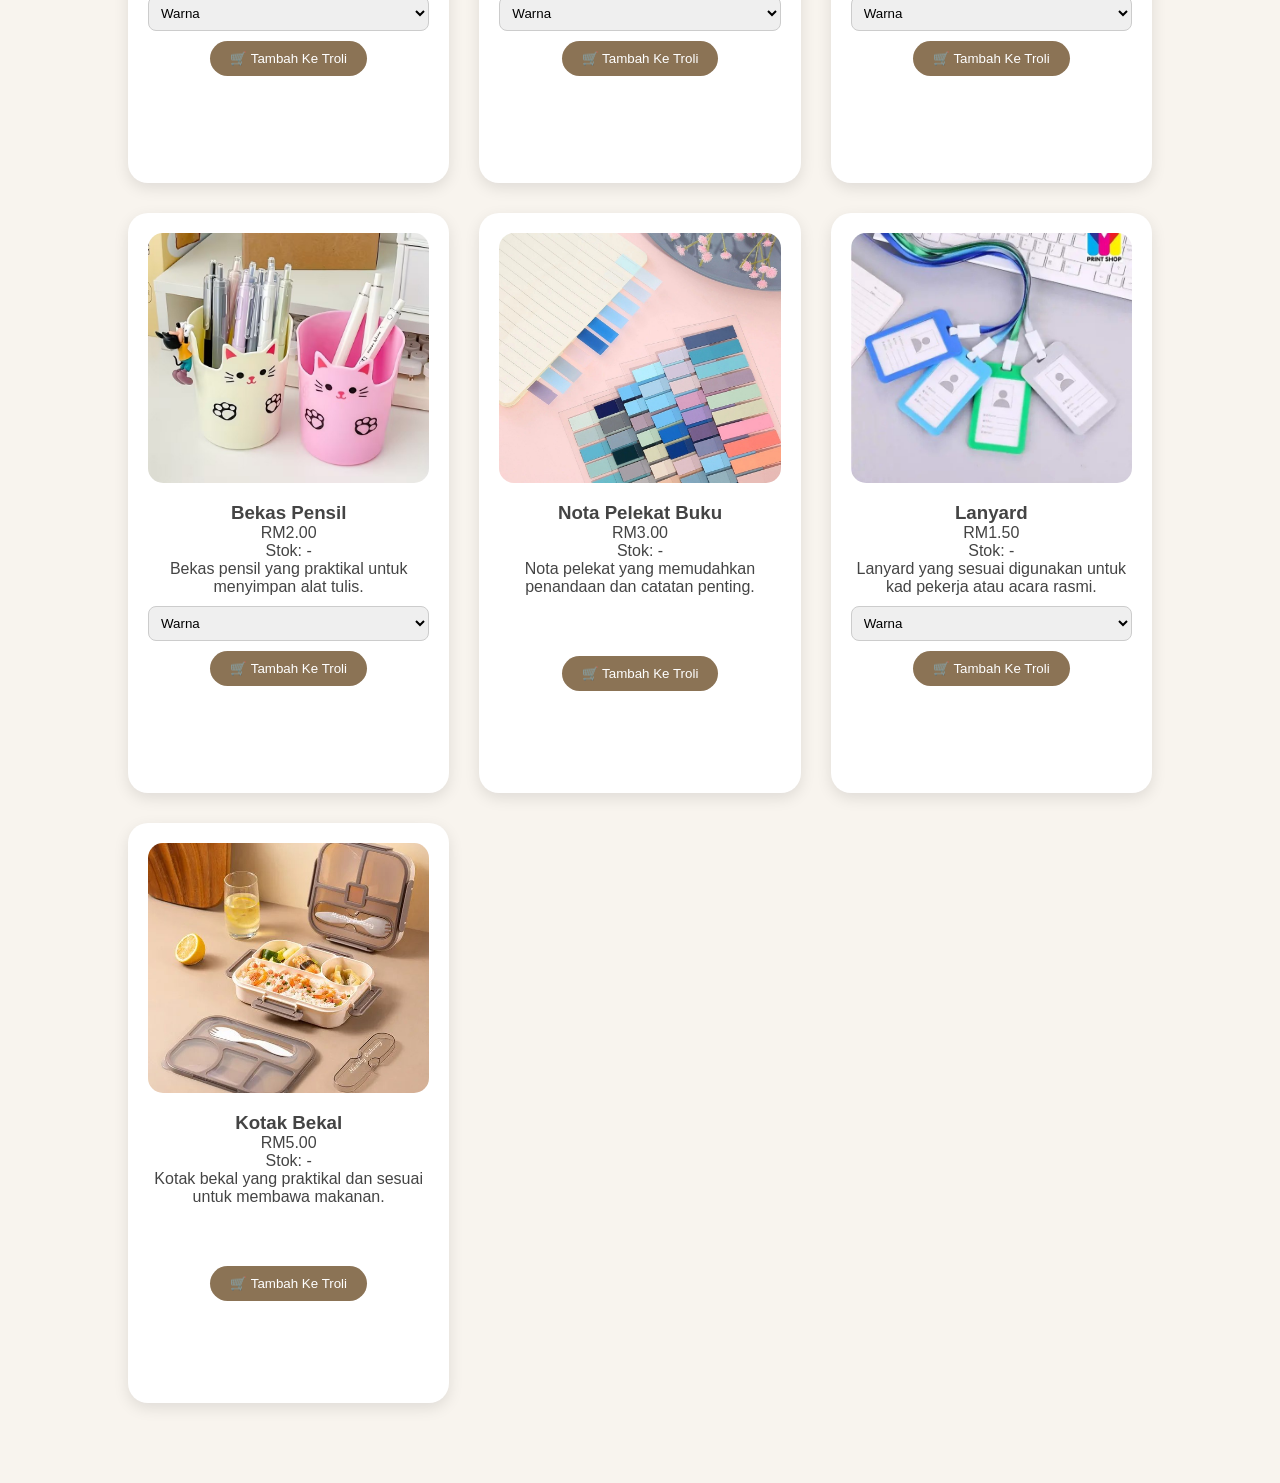
<file: products.html>
<!DOCTYPE html>
<html lang="en">
<head>
    <meta charset="UTF-8">
    <meta name="viewport" content="width=device-width, initial-scale=1.0">
    <title>Products - Favor Gift</title>
    <link rel="stylesheet" href="style.css">
</head>
<body>

<nav>
    <div class="logo">
        <img src="images/logo.png" alt="Logo">
    </div>
<ul>
    <li><a href="index.html">Home</a></li>
    <li><a href="products.html">Products</a></li>
    <li><a href="status.html">Semak Status</a></li>
    <li><a href="about.html">About Us</a></li>
    <li><a href="contact.html">Contact</a></li>
     
    <li><a href="cart.html">🛒 <span id="cart-count">0</span></a></li>
</ul>
    
</nav>

<section class="product-page">

    <h1>OUR PRODUCTS</h1>
    <p>Choose the perfect doorgift for your special event.</p>
    <br>
    <br>

    <h2>💍 WEDDING COLLECTION</h2>

<div class="product-grid">
    <!-- produk wedding -->
    <div class="product-card">
    <img src="images/sabun.png" alt="Sabun Tangan">

    <h3>Sabun Tangan</h3>

    <p class="price">RM3.00</p>

        <p id="stock-sabun">Stok: -</p>

    <p class="description">
        Sabun tangan mini yang sesuai dijadikan doorgift untuk pelbagai majlis.
    </p>

    
    <select>
        <option selected disabled>Aroma</option>
        <option>Lavender</option>
        <option>Rosey</option>
        <option>Vanilla Strawberry</option>
    </select>

    
        <!-- untuk add to card -->
        <button onclick="addToCart('Sabun Tangan',3,'images/sabun.png',document.getElementById('Aroma').value)">
       🛒 Tambah Ke Troli
</button>
</div>

    <div class="product-card">
    <img src="images/madu.png" alt="Madu">

    <h3>Madu</h3>

    <p class="price">RM3.20</p>

        <p id="stock-madu">Stok: -</p>

    <p class="description">
        Madu mini dalam botol elegan yang sesuai sebagai cenderahati untuk tetamu.
    </p>

  
          <!-- untuk add to card -->
        <button onclick="addToCart('madu',3.20,'images/madu.png')">
       🛒 Tambah Ke Troli
        </button>
</div>

     <div class="product-card">
    <img src="images/lilin.png" alt="Lilin">

    <h3>Lilin</h3>

    <p class="price">RM5.00</p>

         <p id="stock-lilin">Stok: -</p>

    <p class="description">
        Lilin aromaterapi yang memberikan suasana tenang dan sesuai sebagai hadiah eksklusif.
    </p>

   
    <select>
        <option selected disabled>Aroma</option>
        <option>Lavender</option>
        <option>Rosey</option>
        <option>Lemon</option>
        <option>Honeydew</option>
    </select>

    
           <!-- untuk add to card -->
        <button onclick="addToCart('lilin',5,'images/lilin.png',document.getElementById('Aroma').value)">
      🛒  Tambah Ke Troli
        </button>
</div>

     <div class="product-card">
    <img src="images/tuala.png" alt="Tuala Kecil">

    <h3>Tuala Kecil</h3>

    <p class="price">RM2.00</p>

         <p id="stock-tuala">Stok: -</p>

    <p class="description">
        Tuala kecil yang lembut dan praktikal untuk kegunaan harian.
    </p>

    
    <select>
        <option selected disabled>Warna</option>
        <option>Khaki</option>
        <option>Putih</option>
        <option>Hijau</option>
        <option>Pink</option>
        <option>Merah</option>
        <option>Random</option>
    </select>

   
           <!-- untuk add to card -->
        <button onclick="addToCart('tuala',2,'images/tuala.png',document.getElementById('Warna').value)">
      🛒  Tambah Ke Troli
        </button>
</div>

     <div class="product-card">
    <img src="images/coklat.png" alt="Coklat strawberi">

    <h3>Coklat Strawberi</h3>

    <p class="price">RM8.00</p>

         <p id="stock-coklat">Stok: -</p>

    <p class="description">
        Coklat berperisa strawberi yang manis dan digemari oleh semua peringkat umur.
    </p>

         <div class="option-space"></div>
         
   
           <!-- untuk add to card -->
        <button onclick="addToCart('Coklat strawberi',8,'images/coklat.png')">
     🛒   Tambah Ke Troli
        </button>
</div>

     <div class="product-card">
    <img src="images/setcawan.png" alt="Set Cawan">

    <h3>Set Cawan</h3>

    <p class="price">RM10.00</p>

         <p id="stock-setcawan">Stok: -</p>

    <p class="description">
        Set cawan yang elegan dan sesuai dijadikan doorgift atau hadiah penghargaan.
    </p>
         <div class="option-space"></div>

    
           <!-- untuk add to card -->
        <button onclick="addToCart('Set Cawan',10,'images/setcawan.png')">
      🛒  Tambah Ke Troli
        </button>
</div>

     <div class="product-card">
    <img src="images/kipas.png" alt="Kipas Mini">

    <h3>Kipas Mini</h3>

    <p class="price">RM7.00</p>

         <p id="stock-kipas">Stok: -</p>

    <p class="description">
        Kipas mini mudah alih yang praktikal untuk digunakan di mana-mana sahaja.
    </p>

    
    <select>
        <option selected disabled>Warna</option>
        <option>Pink</option>
        <option>Hijau</option>
        <option>Random</option>
    </select>

    
           <!-- untuk add to card -->
        <button onclick="addToCart('kipas',7,'images/kipas.png',document.getElementById('Warna').value)">
     🛒   Tambah Ke Troli
        </button>
</div>

     <div class="product-card">
    <img src="images/setsudu.png" alt="Set Sudu">

    <h3>Set Sudu & Garfu</h3>

    <p class="price">RM2.00</p>

         <p id="stock-sudu">Stok: -</p>

    <p class="description">
        Set sudu dan garfu yang kemas serta sesuai untuk dijadikan cenderahati majlis.
    </p>

         <div class="option-space"></div>

   
           <!-- untuk add to card -->
        <button onclick="addToCart('Set Sudu & Garfu',2,'images/setsudu.png')">
     🛒   Tambah Ke Troli
        </button>
</div>

     <div class="product-card">
    <img src="images/tisu.png" alt="Tisu">

    <h3>Tisu</h3>

    <p class="price">RM3.00</p>

         <p id="stock-tisu">Stok: -</p>

    <p class="description">
        Tisu pek mini yang berguna dan sesuai untuk kegunaan harian.
    </p>

         <div class="option-space"></div>

 
          <!-- untuk add to card -->
        <button onclick="addToCart('Tisu',3,'images/tisu.png')">
      🛒  Tambah Ke Troli
        </button>
</div>

     <div class="product-card">
    <img src="images/sejadah.png" alt="Sejadah Mini">

    <h3>Sejadah Mini</h3>

    <p class="price">RM5.00</p>

         <p id="stock-sejadah">Stok: -</p>

    <p class="description">
        Sejadah mini yang ringan dan sesuai dijadikan doorgift berkonsepkan Islamik.
    </p>

         <div class="option-space"></div>

    
          <!-- untuk add to card -->
        <button onclick="addToCart('Sejadah Mini',5,'images/sejadah.png')">
      🛒  Tambah Ke Troli
        </button>
</div>
    
</div>
<br>
    
<h2>🎂 BIRTHDAY COLLECTION</h2>

<div class="product-grid">
    <!-- produk Birthday -->

    <div class="product-card">
    <img src="images/gulagula.jpg" alt="Gula-Gula">

    <h3>Gula-Gula</h3>

    <p class="price">RM2.00</p>

       <p id="stock-gula">Stok: -</p>
    <p class="description">
        Gula-gula manis yang sesuai dijadikan doorgift untuk majlis hari jadi.
    </p>

        <div class="option-space"></div>

    
         <!-- untuk add to card -->
        <button onclick="addToCart('Gula-Gula',2,'images/gulagula.jpg')">
      🛒  Tambah Ke Troli
        </button>
</div>

    <div class="product-card">
    <img src="images/popcorn.png" alt="Popcorn">

    <h3>Popcorn</h3>

    <p class="price">RM1.00</p>

        <p id="stock-popcorn">Stok: -</p>

    <p class="description">
        Popcorn rangup yang menjadi pilihan kegemaran untuk semua acara.
    </p>

        <div class="option-space"></div>

   
         <!-- untuk add to card -->
        <button onclick="addToCart('Popcorn',1,'images/popcorn.png')">
      🛒  Tambah Ke Troli
        </button>
</div>

    <div class="product-card">
    <img src="images/biskutt.png" alt="Biskut Coklat Chip">

    <h3>Biskut Coklat Chip</h3>

    <p class="price">RM5.00</p>

        <p id="stock-biskut">Stok: -</p>

    <p class="description">
       Biskut coklat chip yang lazat dan sesuai untuk dinikmati bersama keluarga.
    </p>

        <div class="option-space"></div>

  
         <!-- untuk add to card -->
        <button onclick="addToCart('Biskut Coklat Chip',5,'images/biskutt.png')">
      🛒  Tambah Ke Troli
        </button>
</div>

    <div class="product-card">
    <img src="images/macaron.png" alt="Mini Makaron">

    <h3>Mini Makaron</h3>

    <p class="price">RM6.00</p>

         <p id="stock-makaron">Stok: -</p>

    <p class="description">
        Makaron mini berwarna-warni yang menambah keceriaan majlis.
    </p>

        <div class="option-space"></div>

  
         <!-- untuk add to card -->
        <button onclick="addToCart('Makaron Mini',6,'images/macaron.png')">
     🛒 Tambah Ke Troli
        </button>
</div>

    <div class="product-card">
    <img src="images/gulakapas.png" alt="Gula-Gula Kapas">

    <h3>Gula-Gula Kapas</h3>

    <p class="price">RM4.00</p>

         <p id="stock-kapas">Stok: -</p>

    <p class="description">
        Gula-gula kapas yang lembut dan digemari oleh kanak-kanak.
    </p>

   
    <select>
        <option selected disabled>Perisa</option>
        <option>Honeydew</option>
        <option>Strawberry</option>
        <option>Bannana</option>
        <option>Mengo</option>
    </select>

   
         <!-- untuk add to card -->
        <button onclick="addToCart('Gula-Gula Kapas',4,'images/gulakapas.png',document.getElementById('Perisa').value)">
       🛒 Tambah Ke Troli
        </button>
</div>

    <div class="product-card">
    <img src="images/kekcawan.png" alt="Kek cawan">

    <h3>Kek Cawan</h3>

    <p class="price">RM6.00</p>

         <p id="stock-kek">Stok: -</p>

    <p class="description">
        Kek cawan yang comel dan sesuai sebagai hadiah kecil untuk tetamu.
    </p>

        <div class="option-space"></div>

   
         <!-- untuk add to card -->
        <button onclick="addToCart('Kek Cawan',6,'images/kekcawan.png')">
     🛒 Tambah Ke Troli
        </button>
</div>

    <div class="product-card">
    <img src="images/minyakwangi.png" alt="Minyak Wangi Kereta ">

    <h3>Wangian Kereta</h3>

    <p class="price">RM4.00</p>

         <p id="stock-minyak">Stok: -</p>
        
    <p class="description">
       Pewangi kereta yang memberikan aroma segar dan menyenangkan.
    </p>

    
    <select>
        <option selected disabled>Aroma</option>
        <option>Bubble Gum</option>
        <option>Vanilla</option>
        <option>Honeydew</option>
        <option>Coffee</option>
    </select>

    
         <!-- untuk add to card -->
        <button onclick="addToCart('Wangian Kereta',4,'images/minyakwangi.png',document.getElementById('Aroma').value)">
      🛒 Tambah Ke Troli
        </button>
</div>

    <div class="product-card">
    <img src="images/handsanitizer.jpg" alt="Hand Sanitizer">

    <h3>sanitizer</h3>

    <p class="price">RM2.00</p>

       <p id="stock-sanitizer">Stok: -</p>
        
    <p class="description">
        Hand sanitizer bersaiz mini yang praktikal dan mudah dibawa.
    </p>

        <div class="option-space"></div>

    
         <!-- untuk add to card -->
        <button onclick="addToCart('Hand Sanitizer',2,'images/sanitizer.jpg')">
      🛒 Tambah Ke Troli
        </button>
</div>

    <div class="product-card">
    <img src="images/bubble.jpg" alt="BUbble Wand">

    <h3>Bubble Wand</h3>

    <p class="price">RM20.00(24pcs)</p>

         <p id="stock-bubble">Stok: -</p>

    <p class="description">
        Bubble wand yang menyeronokkan dan sesuai untuk aktiviti kanak-kanak.
    </p>

        <div class="option-space"></div>
        
    
         <!-- untuk add to card -->
        <button onclick="addToCart('bubble Wand',20,'images/bubble.jpg')">
      🛒 Tambah Ke Troli
        </button>
</div>

    <div class="product-card">
    <img src="images/penyepitkuku.png" alt="Penyepit Kuku">

    <h3>Penyepit Kuku</h3>

    <p class="price">RM1.00</p>

         <p id="stock-kuku">Stok: -</p>

    <p class="description">
        Penyepit kuku yang praktikal dan berguna untuk kegunaan harian.
    </p>

        <div class="option-space"></div>

    
         <!-- untuk add to card -->
        <button onclick="addToCart('Penyepit Kuku',1,'images/penyepitkuku.png')">
      🛒 Tambah Ke Troli
        </button>
</div>

</div>
<br>
    
<h2>🏢 CORPORATE COLLECTION</h2>

<div class="product-grid">
    <!-- produk corporate -->

    <div class="product-card">
    <img src="images/pen.png" alt="Pen">

    <h3>Pen</h3>

    <p class="price">RM8.00</p>

        <p id="stock-pen">Stok: -</p>

    <p class="description">
        Pen berkualiti yang sesuai dijadikan hadiah korporat atau cenderahati.
    </p>

   
         <!-- untuk add to card -->
       <button onclick="addToCart('Pen',8,'images/pen.png')">
    🛒 Tambah Ke Troli
    </button>
    </div>

    <div class="product-card">
    <img src="images/cawan.png" alt="Cawan">

    <h3>Cawan</h3>

    <p class="price">RM10.00</p>

         <p id="stock-cawan">Stok: -</p>

    <p class="description">
        Cawan seramik yang elegan dan sesuai untuk kegunaan harian.
    </p>

        <div class="option-space"></div>

    
         <!-- untuk add to card -->
       <button onclick="addToCart('Cawan',10,'images/cawan.png')">
      🛒 Tambah Ke Troli
       </button>
</div>

    <div class="product-card">
    <img src="images/bukunota.png" alt="Buku Nota">

    <h3>Buku Nota</h3>

    <p class="price">RM5.00</p>

       <p id="stock-bukunota">Stok: -</p>
        
    <p class="description">
        Buku nota yang praktikal untuk mencatat maklumat penting.
    </p>

    
    <select>
        <option selected disabled>Warna</option>
        <option>Biru</option>
        <option>Pink</option>
        <option>Kuning</option>
        <option>Kuning</option>
        <option>Kelabu</option>
        <option>Random</option>
    </select>

   
         <!-- untuk add to card -->
        <button onclick="addToCart('Buku Nota',5,'images/bukunota.png',document.getElementById('Warna').value)">
      🛒 Tambah Ke Troli
        </button>
</div>

    <div class="product-card">
    <img src="images/termos.png" alt="Termos">

    <h3>Termos</h3>

    <p class="price">RM15.00</p>

         <p id="stock-termos">Stok: -</p>

    <p class="description">
        Termos tahan panas dan sejuk yang sesuai untuk kegunaan harian.
    </p>

    
    <select>
        <option selected disabled>Warna</option>
        <option>Hitam</option>
        <option>Putih</option>
        <option>Random</option>
    </select>

   
         <!-- untuk add to card -->
        <button onclick="addToCart('Termos',15,'images/termos.png',document.getElementById('Warna').value)">
      🛒 Tambah Ke Troli
        </button>
</div>

    <div class="product-card">
    <img src="images/kalender.png" alt="Kalendar">

    <h3>Kalendar</h3>

    <p class="price">RM10.00</p>

         <p id="stock-kalender">Stok: -</p>
        
    <p class="description">
       Kalender meja yang membantu merancang jadual dengan lebih teratur.
    </p>

   
    <select>
        <option selected disabled>Warna</option>
        <option>Hitam</option>
        <option>Hijau</option>
        <option>Merah</option>
        <option>Random</option>
    </select>

    
         <!-- untuk add to card -->
        <button onclick="addToCart('Kelender',10,'images/kalender.png',document.getElementById('Warna').value)">
      🛒 Tambah Ke Troli
        </button>
</div>

    <div class="product-card">
    <img src="images/fail.png" alt="Fail">

    <h3>Fail</h3>

    <p class="price">RM4.00</p>

         <p id="stock-fail">Stok: -</p>

    <p class="description">
       Fail dokumen yang sesuai untuk menyimpan dokumen dengan kemas.
    </p>

    
    <select>
        <option selected disabled>Warna</option>
        <option>Biru</option>
        <option>Hitam</option>
        <option>Kuning</option>
        <option>Merah</option>
        <option>Random</option>
    </select>

   
         <!-- untuk add to card -->
        <button onclick="addToCart('Fail',4,'images/fail.png',document.getElementById('Warna').value)">
      🛒 Tambah Ke Troli
        </button>
</div>

    <div class="product-card">
    <img src="images/bekaspensil.jpg" alt="Bekas Pensil">

    <h3>Bekas Pensil</h3>

    <p class="price">RM2.00</p>

      <p id="stock-bekaspensil">Stok: -</p>

    <p class="description">
        Bekas pensil yang praktikal untuk menyimpan alat tulis.
    </p>

    
    <select>
        <option selected disabled>Warna</option>
        <option>Kuning</option>
        <option>Pink</option>
        <option>Random</option>
    </select>

   
         <!-- untuk add to card -->
        <button onclick="addToCart('Bekas Pensil',2,'images/bekaspensil.jpg',document.getElementById('Warna').value)">
      🛒 Tambah Ke Troli
        </button>
</div>

    <div class="product-card">
    <img src="images/nota.jpg" alt="nota">

    <h3>Nota Pelekat Buku</h3>

    <p class="price">RM3.00</p>

         <p id="stock-notapelekat">Stok: -</p>

    <p class="description">
        Nota pelekat yang memudahkan penandaan dan catatan penting.
    </p>

        <div class="option-space"></div>

    
         <!-- untuk add to card -->
        <button onclick="addToCart('Nota Pelekat Buku',3,'images/nota.jpg')">
      🛒 Tambah Ke Troli
        </button>
</div>

    <div class="product-card">
    <img src="images/lanyard.jpg" alt="Lanyard">

    <h3>Lanyard</h3>

    <p class="price">RM1.50</p>

         <p id="stock-lanyard">Stok: -</p>

    <p class="description">
        Lanyard yang sesuai digunakan untuk kad pekerja atau acara rasmi.
    </p>

    
    <select>
        <option selected disabled>Warna</option>
        <option>Biru</option>
        <option>Biru Cair</option>
        <option>Hijau</option>
        <option>Kelabu</option>
    </select>

    
        <!-- untuk add to card -->
        <button onclick="addToCart('Lanyard',1.5,'images/lanyard.jpg',document.getElementById('Warna').value)">
      🛒 Tambah Ke Troli
        </button>
</div>

    <div class="product-card">
    <img src="images/bekal.jpg" alt="Bekal">

    <h3>Kotak Bekal</h3>

    <p class="price">RM5.00</p>

         <p id="stock-kotakbekal">Stok: -</p>

    <p class="description">
        Kotak bekal yang praktikal dan sesuai untuk membawa makanan.
    </p>

        <div class="option-space"></div>

    
        <!-- untuk add to card -->
        <button onclick="addToCart('Kotak Bekal',5,'images/bekal.jpg')">
      🛒 Tambah Ke Troli
        </button>
</div>

</div>
      

</section>
<script src="script.js"></script>

</body>
</html>
</file>
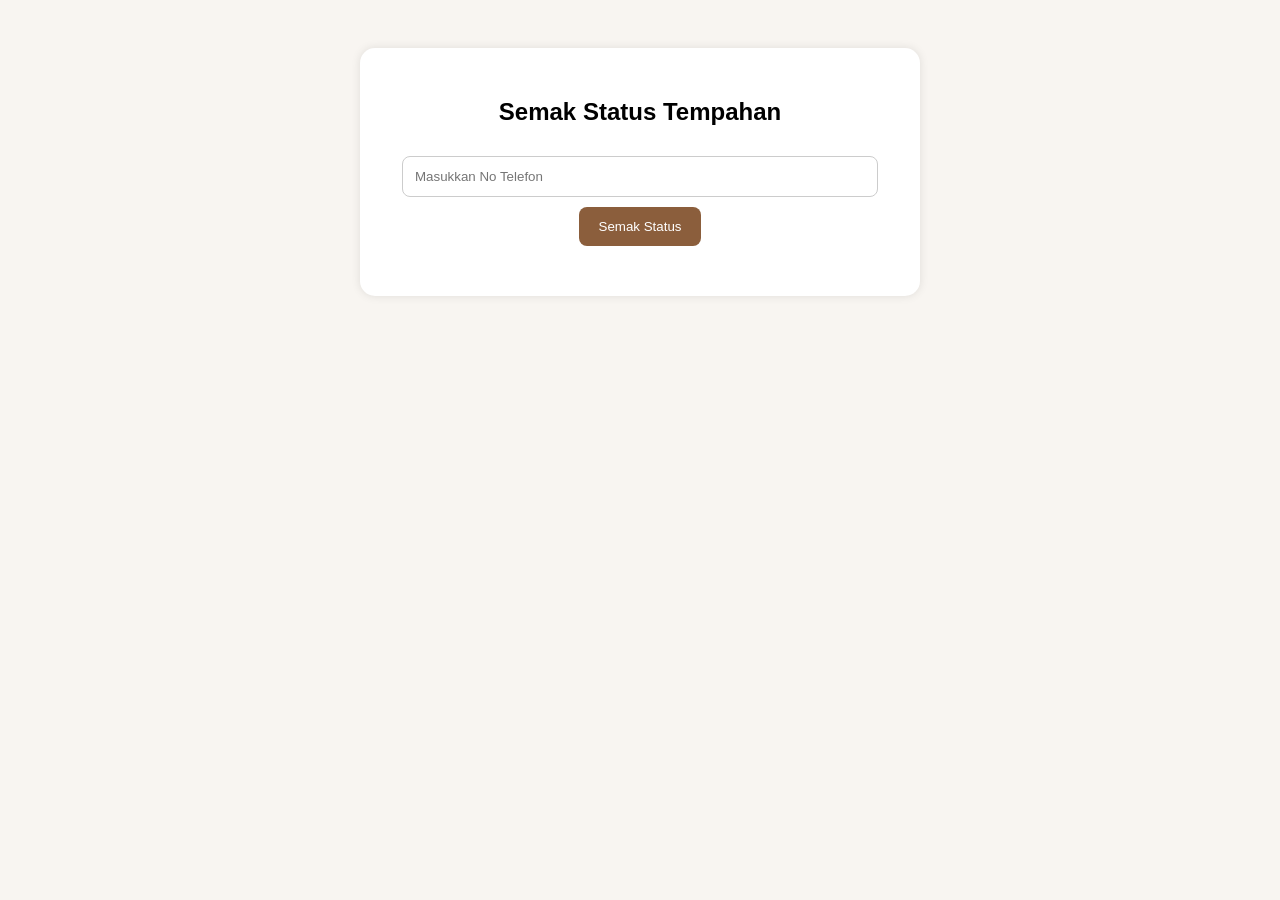
<file: status.html>
<!DOCTYPE html>
<html>
<head>
<meta charset="UTF-8">
<title>Semak Status Tempahan</title>

<style>

body{
    font-family: Arial, sans-serif;
    background:#f8f5f1;
    text-align:center;
    padding:40px;
}

.container{
    max-width:500px;
    margin:auto;
    background:white;
    padding:30px;
    border-radius:15px;
    box-shadow:0 0 10px rgba(0,0,0,0.1);
}

input{
    width:90%;
    padding:12px;
    margin:10px 0;
    border:1px solid #ccc;
    border-radius:8px;
}

button{
    background:#8b5e3c;
    color:white;
    border:none;
    padding:12px 20px;
    border-radius:8px;
    cursor:pointer;
}

button:hover{
    opacity:0.9;
}

#result{
    margin-top:20px;
    text-align:left;
}

</style>

</head>

<body>

<div class="container">

<h2>Semak Status Tempahan</h2>

<input
type="text"
id="phone"
placeholder="Masukkan No Telefon">

<br>

<button onclick="semakStatus()">
Semak Status
</button>

<div id="result"></div>

</div>

<script>

function semakStatus(){

let phone =
document.getElementById("phone").value;

fetch(
"https://script.google.com/macros/s/AKfycby0E7MqPgwm2PlhGbOaUudV7YjMNH0Ruh0zgGU8vO2n_OzbPYpcvVng-_BM04A-s40xlQ/exec"
+ phone
)

.then(response => response.json())

.then(data => {

if(data.status == "Tiada Tempahan Dijumpai"){

document.getElementById("result").innerHTML =
"<p>❌ Tiada Tempahan Dijumpai</p>";

return;
}

document.getElementById("result").innerHTML = `

<p><b>Nama:</b> ${data.nama}</p>

<p><b>Produk:</b> ${data.produk}</p>

<p><b>Kuantiti:</b> ${data.kuantiti}</p>

<p><b>Tarikh Tempahan:</b> ${data.tarikh}</p>

<p><b>Status:</b> ${data.status}</p>

`;

});

}

</script>

</body>
</html>
</file>
<file: style.css>
*{
    margin:0;
    padding:0;
    box-sizing:border-box;
}

body{
    font-family:Arial, sans-serif;
    background:#F8F4EE;
    color:#444;
}

/* Navbar */
nav{
    background:#A8BBA3;
    padding:10px 40px;
}

nav ul{
    display:flex;
    justify-content:flex-end;
    list-style:none;
    gap:25px;
}

nav ul li a{
    text-decoration:none;
    color:white;
    font-weight:bold;
}


/* Hero */
.hero{
    text-align:center;
    padding:100px 20px;
}

.hero h1{
    font-size:50px;
    color:#6B5B4D;
}

.hero p{
    margin-top:20px;
    font-size:18px;
    line-height:1.7;
}

.hero button{
    margin-top:30px;
    background:#8B7355;
    color:white;
    border:none;
    padding:15px 35px;
    border-radius:30px;
    cursor:pointer;

    display:block;
    margin-left:auto;
    margin-right:auto;
}

/* Categories */
.categories{
    padding:80px 50px;
    text-align:center;
}

.category-container{
    margin-top:40px;
    display:flex;
    justify-content:center;
    gap:25px;
    flex-wrap:wrap;
}

.card{
    background:white;
    width:280px;
    padding:30px;
    border-radius:15px;
    box-shadow:0 0 10px rgba(0,0,0,0.08);
}

/* Why Us */
.why{
    padding:80px 50px;
    text-align:center;
}

.why-box{
    margin-top:30px;
    display:grid;
    grid-template-columns:repeat(2,1fr);
    gap:20px;
    max-width:700px;
    margin-left:auto;
    margin-right:auto;
}

/* Featured */
.featured{
    padding:80px 50px;
    text-align:center;
}

.product-container{
    margin-top:30px;
    display:flex;
    justify-content:center;
    flex-wrap:wrap;
    gap:20px;
}

.product{
    background:white;
    width:220px;
    padding:25px;
    border-radius:12px;
    box-shadow:0 0 10px rgba(0,0,0,0.08);
}

/* Footer */
html, body{
    height:100%;
}

body{
    display:flex;
    flex-direction:column;
    min-height:100vh;
}

footer{
    margin-top:auto;
    background:#A8BBA3;
    color:white;
    text-align:center;
    padding:20px;
}
.hero-image{
    width:70%;
    max-width:750px;
    height:320px;
    object-fit:cover;
    display:block;
    margin:15px auto;
    border-radius:20px;
}
/*products*/
.product-page{
    padding:80px 10%;
    text-align:center;
}

.product-page h1{
    font-size:48px;
    color:#6b5b4d;
    margin-bottom:10px;
}

.product-grid{
    display:grid;
    grid-template-columns:repeat(3,1fr);
    gap:30px;
    margin-top:40px;
}

.product-card{
    background:white;
    padding:20px;
    border-radius:20px;
    box-shadow:0 5px 15px rgba(0,0,0,0.1);
    min-height:580px;
}

.product-card img{
    width:100%;
    height:250px;
    object-fit:cover;
    border-radius:15px;
}

.product-card h3{
    margin-top:15px;
}

.product-card button{
    margin-top:10px;
    padding:10px 20px;
    background:#8B7355;
    color:white;
    border:none;
    border-radius:30px;
    cursor:pointer;
    margin-top:auto;
}
/*card nampak cantik*/
.product-card:hover{
    transform: translateY(-8px);
    transition: 0.3s;
}
/*button cantik*/
.product-card button:hover{
    background:#7a6248;
}
/*jarak tajuk & produk*/
.product-grid{
    margin-top:50px;
}
/*buat piihan*/
.product-card select{
    width:100%;
    padding:8px;
    margin:10px 0;
    border-radius:8px;
    border:1px solid #ccc;
}
/*cantikkan page produk */
.product-card:hover{
    transform: translateY(-5px);
    transition: 0.3s;
}
/*Button Tambah troli akan berada pada paras yang sama */
.option-space{
    height:60px;
}
/*bila mouse lalu card akan naik sedikit*/
.product-card{
    transition:0.3s;
}

.product-card:hover{
    transform:translateY(-5px);
}
.cart-page{
    padding:50px;
}

.cart-item{
    background:white;
    padding:20px;
    border-radius:15px;
    margin-bottom:15px;
    box-shadow:0 2px 10px rgba(0,0,0,0.1);
}

#total{
    margin-top:20px;
    color:#6d5a47;
}
/*untuk troli add to card*/
.cart-page{
    padding:50px;
}

.cart-item{
    background:white;
    padding:20px;
    border-radius:15px;
    margin-bottom:15px;
    box-shadow:0 2px 10px rgba(0,0,0,0.1);
}
.checkout-btn{
    display:block;
    margin:20px auto;
    background:#9b805f;
    color:white;
    border:none;
    padding:12px 30px;
    border-radius:30px;
    cursor:pointer;
    font-size:16px;
}
.checkout-page{
    max-width:700px;
    margin:50px auto;
    background:white;
    padding:30px;
    border-radius:15px;
    box-shadow:0 2px 10px rgba(0,0,0,0.1);
}

.checkout-page h1{
    text-align:center;
    margin-bottom:10px;
}

.checkout-page p{
    text-align:center;
    margin-bottom:30px;
}

.checkout-page label{
    display:block;
    margin-top:15px;
    margin-bottom:5px;
    font-weight:bold;
}

.checkout-page input,
.checkout-page select,
.checkout-page textarea{
    width:100%;
    padding:12px;
    border:1px solid #ccc;
    border-radius:8px;
    box-sizing:border-box;
}

.submit-btn{
    width:100%;
    margin-top:20px;
    padding:15px;
    background:#9b805f;
    color:white;
    border:none;
    border-radius:30px;
    font-size:16px;
    cursor:pointer;
}
.cart-item button{
    background:#d9534f;
    color:white;
    border:none;
    padding:8px 15px;
    border-radius:8px;
    cursor:pointer;
    margin-top:10px;
}
.qty-box{
    display:flex;
    align-items:center;
    gap:10px;
    margin:10px 0;
}

.qty-box button{
    width:35px;
    height:35px;
    border:none;
    background:#9b805f;
    color:white;
    border-radius:50%;
    cursor:pointer;
    font-size:18px;
}
/*Untuk tambah stock*/
.admin-page{
    max-width:700px;
    margin:50px auto;
    padding:30px;
}

.stock-item{
    margin-bottom:15px;
}

.stock-item label{
    display:block;
    margin-bottom:5px;
    font-weight:bold;
}

.stock-item input{
    width:100%;
    padding:10px;
    border:1px solid #ccc;
    border-radius:8px;
}

.stock-item{
    display:flex;
    justify-content:space-between;
    align-items:center;
    gap:10px;
    margin-bottom:10px;
}

.stock-item label{
    width:150px;
    font-weight:600;
}

.stock-item input{
    width:100px;
    padding:5px;
}
.admin-container{
    max-width:900px;
    margin:auto;
    padding:40px;
}

.stock-group{
    margin-bottom:30px;
}

.stock-item{
    display:flex;
    justify-content:space-between;
    align-items:center;
    margin:10px 0;
}

.stock-item label{
    width:200px;
    font-weight:bold;
}

.stock-item input{
    width:120px;
    padding:8px;
}

.save-btn{
    display:block;
    margin:30px auto;
    padding:12px 30px;
    background:#A88B63;
    color:white;
    border:none;
    border-radius:30px;
    cursor:pointer;
}
/*admin*/

.admin-container{
    max-width:800px;
    margin:50px auto;
    background:white;
    padding:30px;
    border-radius:15px;
}

.stock-group{
    margin-bottom:30px;
}

.stock-group h2{
    margin-bottom:15px;
}

.stock-item{
    display:flex;
    justify-content:space-between;
    align-items:center;
    margin-bottom:10px;
}

.stock-item label{
    font-weight:bold;
}

.stock-item input{
    width:100px;
    padding:8px;
}

.save-btn{
    display:block;
    margin:30px auto;
    padding:12px 30px;
    background:#A88B63;
    color:white;
    border:none;
    border-radius:30px;
    cursor:pointer;
    font-size:16px;
}

/* Logo Navbar */
nav{
    display:flex;
    justify-content:space-between;
    align-items:center;
}

nav img{
    height:80px;
    width:auto;
}
/* Contact Page */

.contact-page{
    max-width:800px;
    margin:50px auto;
    background:white;
    padding:40px;
    border-radius:20px;
    box-shadow:0 5px 15px rgba(0,0,0,0.1);
}

.contact-form input,
.contact-form textarea{
    width:100%;
    padding:12px;
    margin-bottom:15px;
    border:1px solid #ddd;
    border-radius:10px;
}

.contact-form button{
    background:#8B7355;
    color:white;
    border:none;
    padding:12px 25px;
    border-radius:30px;
    cursor:pointer;
}

.contact-form button:hover{
    background:#7a6248;
}

/* ABOUT US */

.about-banner{
    text-align:center;
    padding:80px 20px;
}

.about-banner h1{
    font-size:50px;
    color:#6B5B4D;
}

.about-banner p{
    margin-top:15px;
    font-size:18px;
}

.about-content{
    max-width:1200px;
    margin:auto;
    padding:50px;
    display:flex;
    gap:50px;
    align-items:center;
    flex-wrap:wrap;
}

.about-image{
    flex:1;
}

.about-image img{
    width:100%;
    border-radius:20px;
    box-shadow:0 5px 15px rgba(0,0,0,0.1);
}

.about-text{
    flex:1;
}

.about-text h2{
    color:#6B5B4D;
    margin-top:20px;
    margin-bottom:10px;
}

.about-text p,
.about-text li{
    line-height:1.8;
}

.about-text ul{
    padding-left:20px;
}

.about-project{
    max-width:900px;
    margin:50px auto;
    background:white;
    padding:30px;
    border-radius:15px;
    text-align:center;
    box-shadow:0 5px 15px rgba(0,0,0,0.08);
}

.why-choose-us{
    padding:80px 50px;
    text-align:center;
}

.why-choose-us h2{
    color:#6B5B4D;
    margin-bottom:40px;
}

.choose-container{
    display:grid;
    grid-template-columns:repeat(2,1fr);
    gap:25px;
    max-width:900px;
    margin:auto;
}

.choose-card{
    background:white;
    padding:25px;
    border-radius:15px;
    box-shadow:0 5px 15px rgba(0,0,0,0.08);
    transition:0.3s;
}

.choose-card:hover{
    transform:translateY(-5px);
}
/*shop button*/
.shop-btn{
    display:inline-block;
    margin-top:30px;
    background:#8B7355;
    color:white;
    padding:15px 35px;
    border-radius:30px;
    text-decoration:none;
    font-weight:bold;
}
/*Tambah gambar dalam cart*/
.cart-image{
    width:120px;
    height:120px;
    object-fit:cover;
    border-radius:10px;
    margin-bottom:10px;
}
</file>
